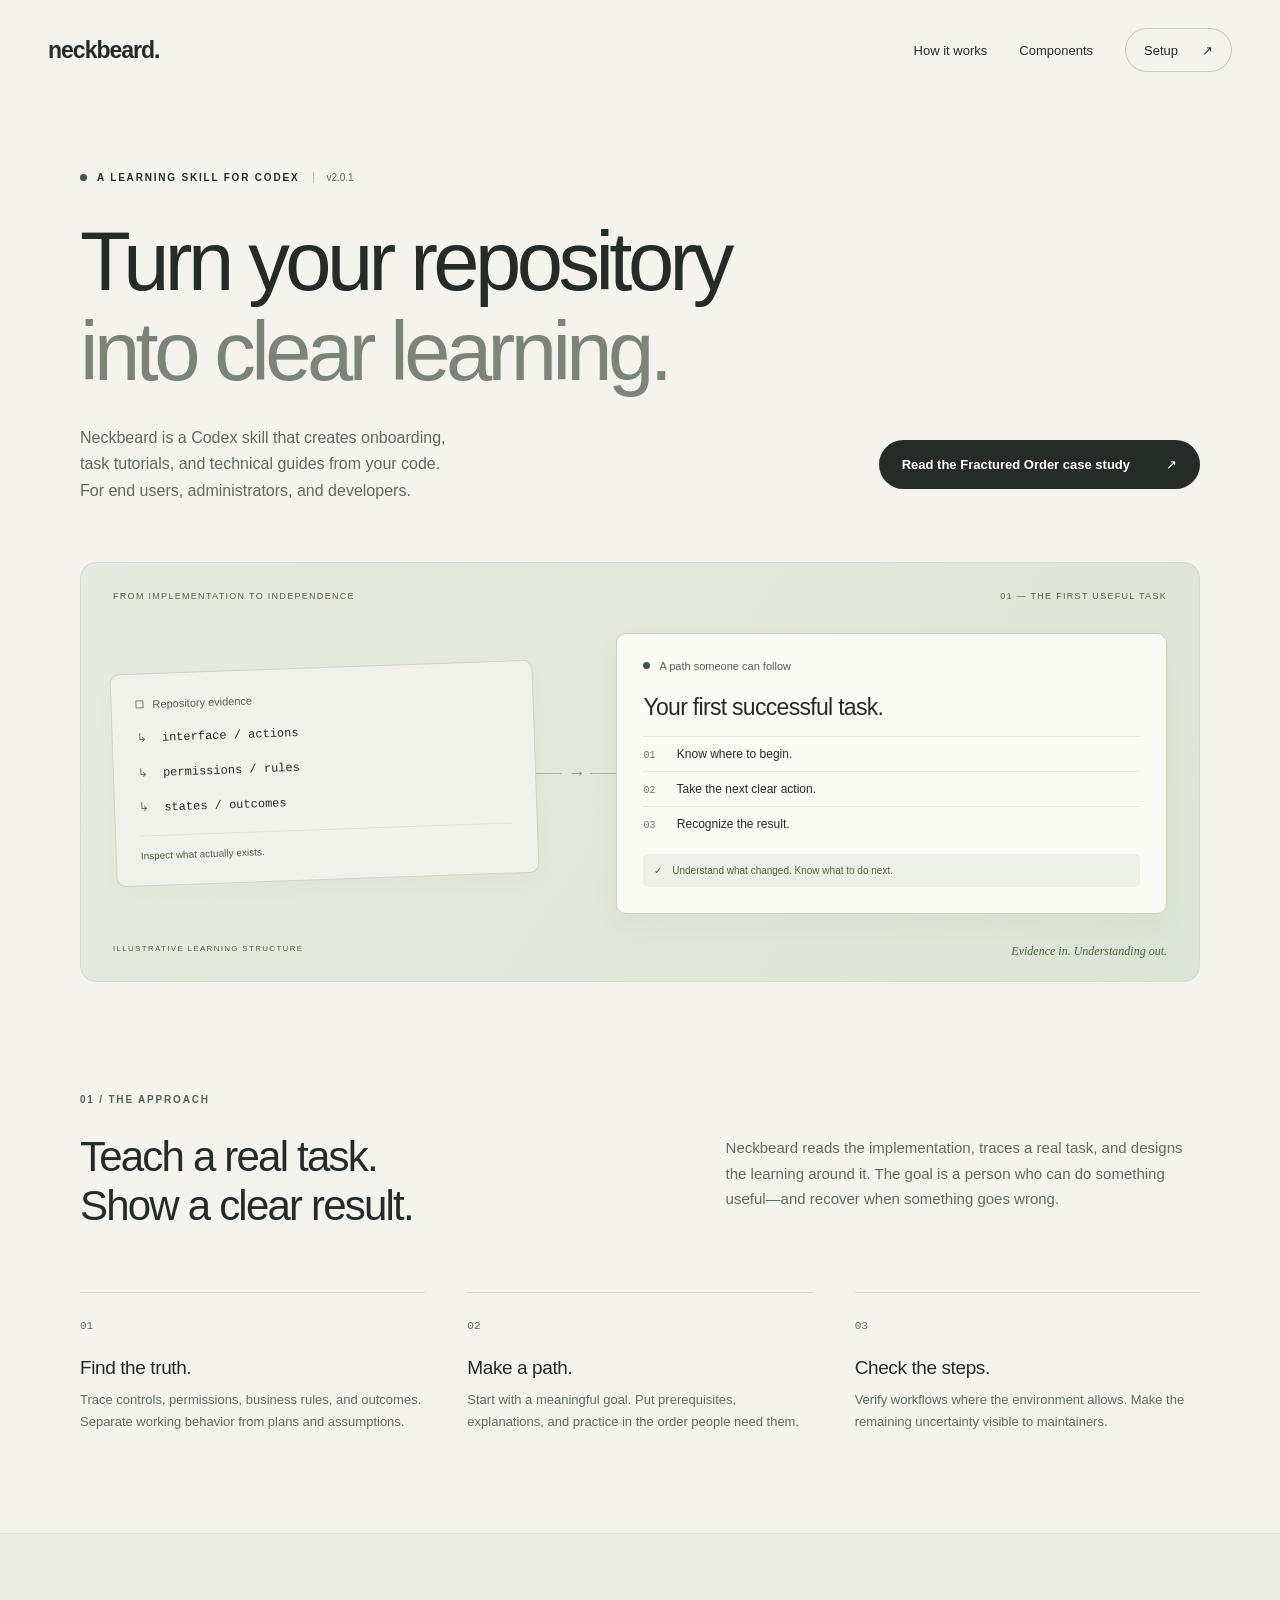
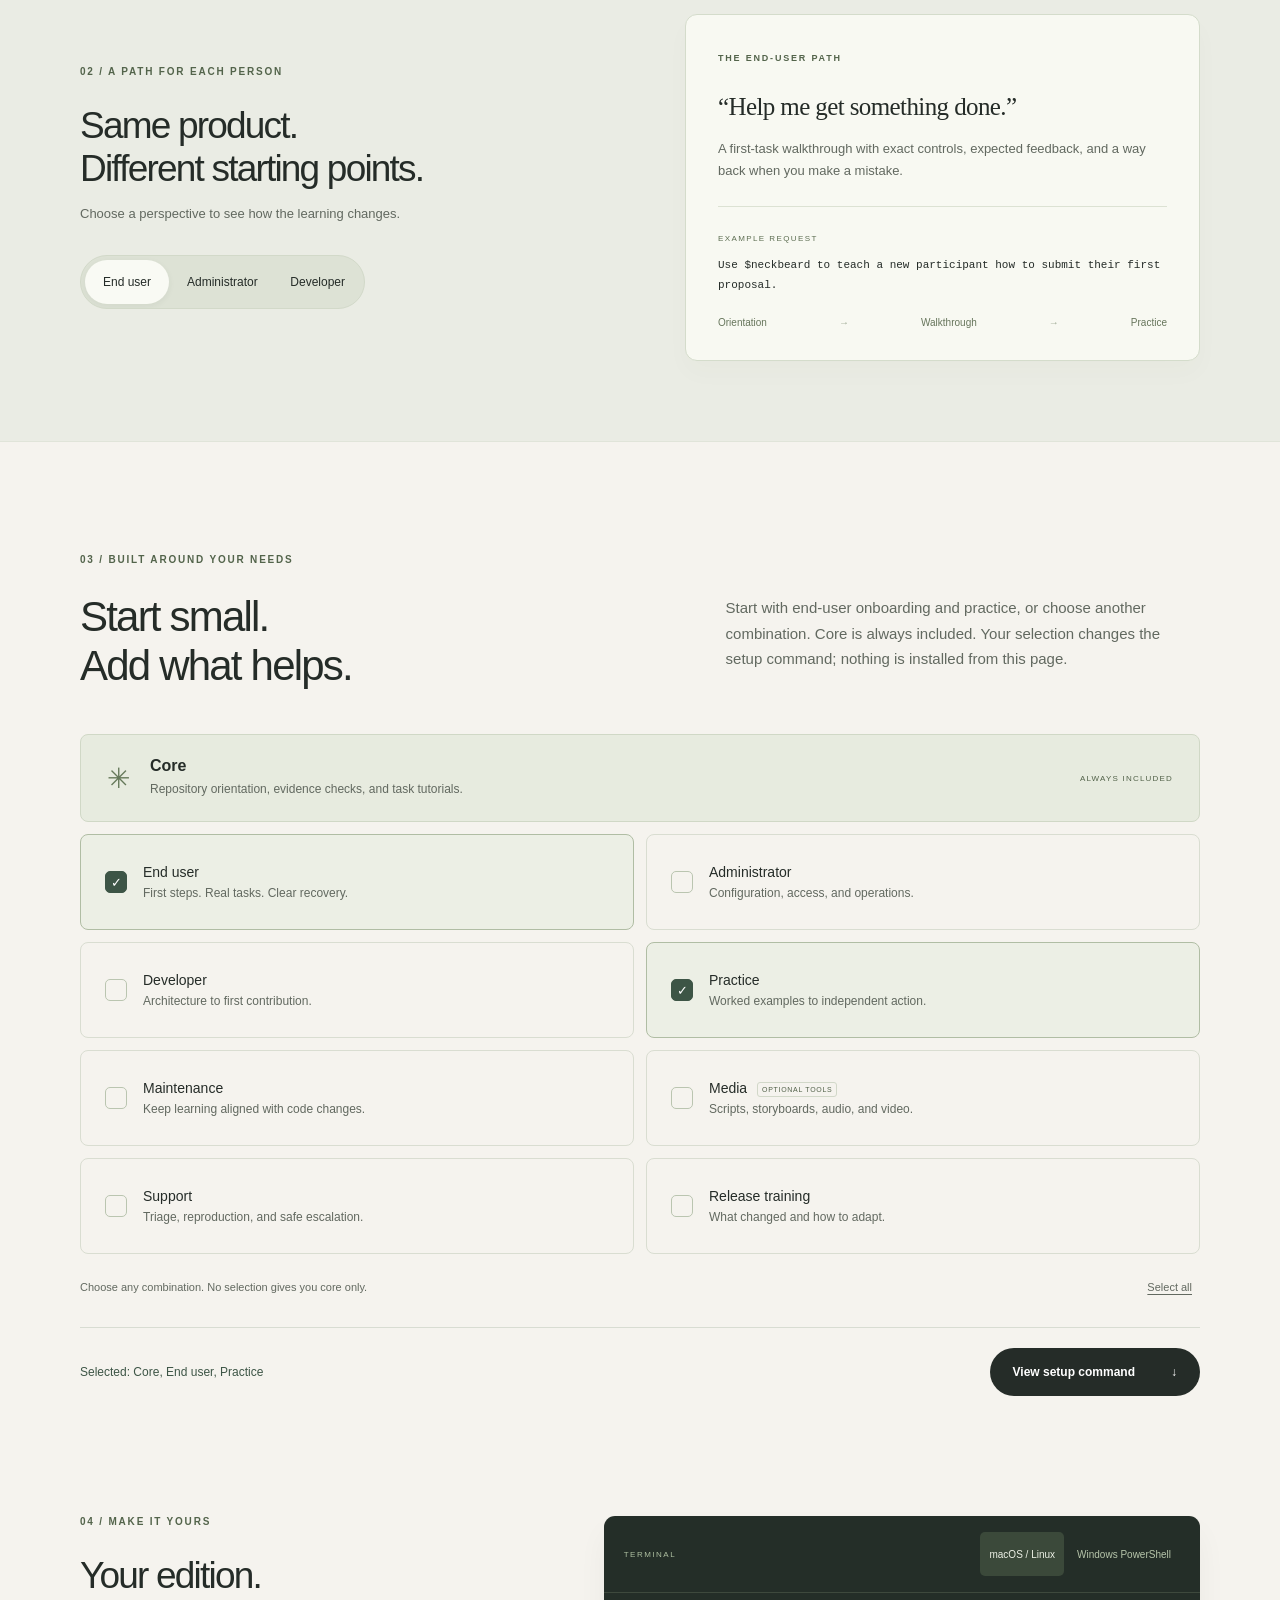
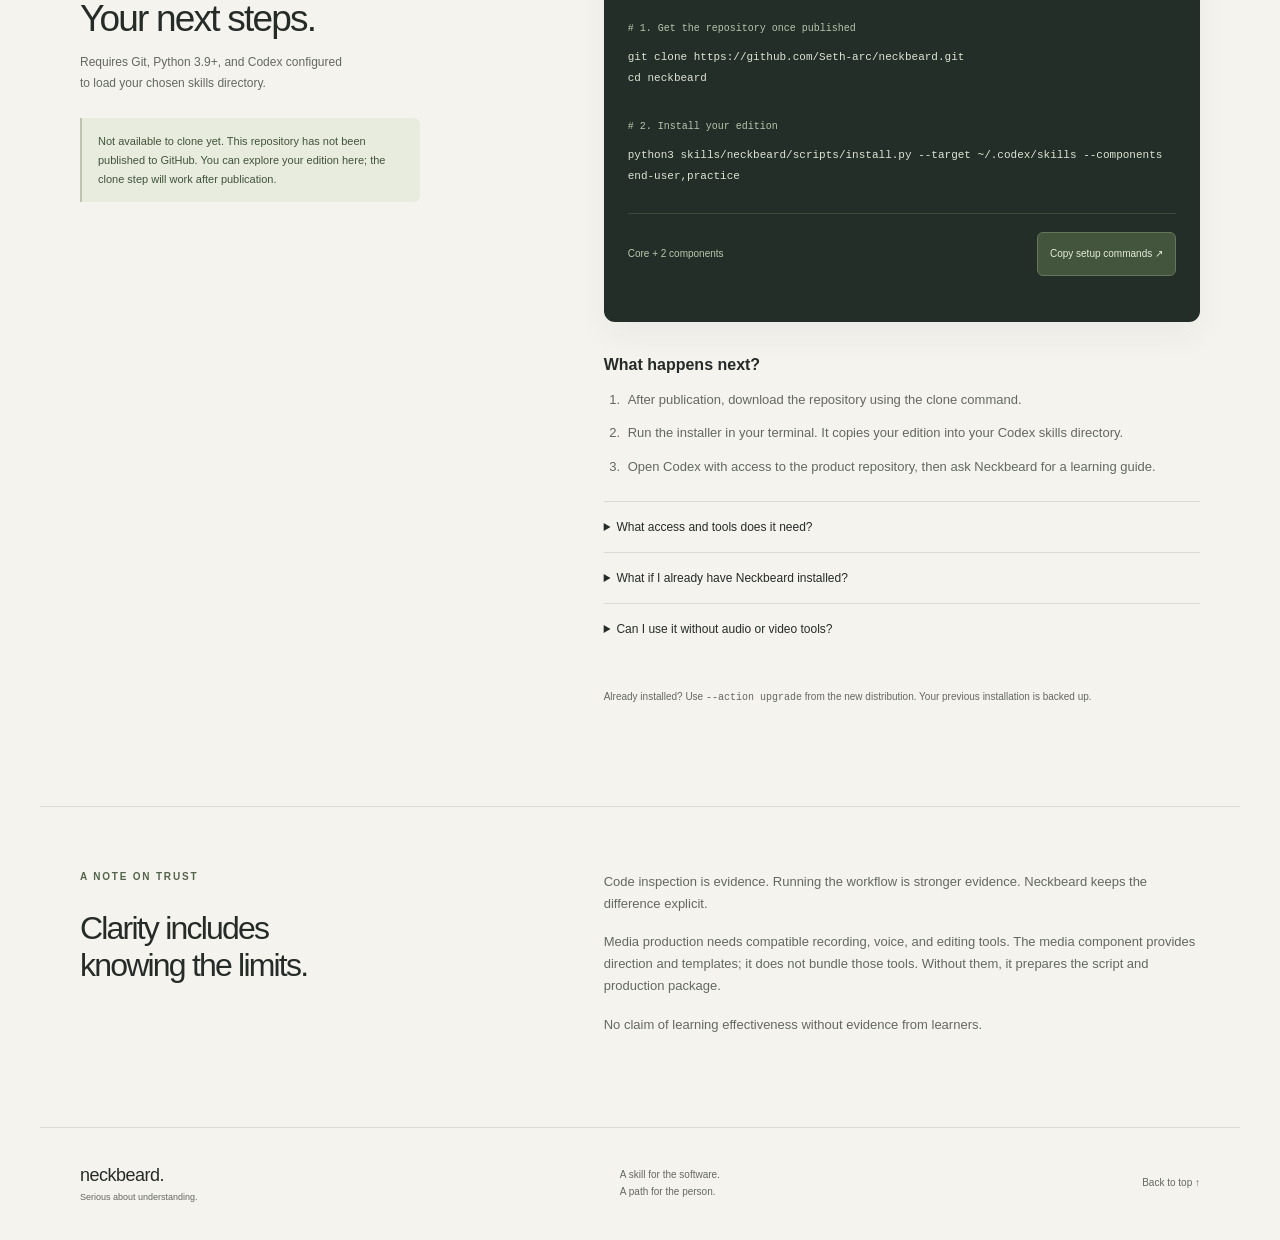
<file: docs/index.html>
<!doctype html>
<html lang="en">
<head><meta charset="utf-8"><meta name="viewport" content="width=device-width,initial-scale=1"><meta name="description" content="Neckbeard: a modular Codex skill for repository-grounded onboarding, tutorials, and technical learning."><meta name="theme-color" content="#f5f3ee"><title>Neckbeard — From code to understanding.</title><link rel="icon" href="assets/neckbeard_logo_light.svg" type="image/svg+xml"><link rel="stylesheet" href="style.css"><script defer src="app.js"></script></head>
<body>
<a class="skip" href="#main">Skip to content</a>
<header><span class="wordmark">neckbeard.</span><nav aria-label="Main navigation"><a href="#approach">How it works</a><a href="#components">Components</a><a href="#install" class="nav-install">Setup <span aria-hidden="true">↗</span></a></nav></header>
<main id="main"><noscript><div class="no-script wrap">JavaScript is off. All overview content and the default installation command remain available. Interactive component selection and audience switching need JavaScript.</div></noscript>
<section class="hero wrap">
<div class="eyebrow"><span class="dot"></span> A LEARNING SKILL FOR CODEX <span class="version">v2.0.1</span></div>
<h1>Turn your repository<br><span>into clear learning.</span></h1>
<div class="hero-bottom"><p>Neckbeard is a Codex skill that creates onboarding,<br class="desktop"> task tutorials, and technical guides from your code.<br class="desktop"> For end users, administrators, and developers.</p><a class="button primary" href="case-studies/fractured-order/">Read the Fractured Order case study <span aria-hidden="true">↗</span></a></div>
<div class="learning-scene" aria-label="Illustration: repository evidence becomes a practical first-task tutorial">
<div class="scene-top"><span>FROM IMPLEMENTATION TO INDEPENDENCE</span><span>01 — THE FIRST USEFUL TASK</span></div>
<div class="source-sheet"><div class="sheet-label"><span class="mini-square"></span> Repository evidence</div><div class="file"><span>↳</span> interface / actions</div><div class="file"><span>↳</span> permissions / rules</div><div class="file"><span>↳</span> states / outcomes</div><div class="evidence-note">Inspect what actually exists.</div></div>
<div class="route" aria-hidden="true"><span></span><b>→</b><span></span></div>
<div class="tutorial-sheet"><div class="sheet-label"><span class="dot"></span> A path someone can follow</div><h2>Your first successful task.</h2><ol><li><span>01</span> Know where to begin.</li><li><span>02</span> Take the next clear action.</li><li><span>03</span> Recognize the result.</li></ol><div class="result"><span aria-hidden="true">✓</span> Understand what changed. Know what to do next.</div></div>
<div class="scene-caption">ILLUSTRATIVE LEARNING STRUCTURE <span>Evidence in. Understanding out.</span></div>
</div>
</section>
<section class="approach wrap" id="approach"><div class="section-kicker">01 / THE APPROACH</div><div class="section-intro"><h2>Teach a real task.<br>Show a clear result.</h2><p>Neckbeard reads the implementation, traces a real task, and designs the learning around it. The goal is a person who can do something useful—and recover when something goes wrong.</p></div><div class="method"><article><span class="number">01</span><h3>Find the truth.</h3><p>Trace controls, permissions, business rules, and outcomes. Separate working behavior from plans and assumptions.</p></article><article><span class="number">02</span><h3>Make a path.</h3><p>Start with a meaningful goal. Put prerequisites, explanations, and practice in the order people need them.</p></article><article><span class="number">03</span><h3>Check the steps.</h3><p>Verify workflows where the environment allows. Make the remaining uncertainty visible to maintainers.</p></article></div></section>
<section class="audiences" id="paths"><div class="wrap audience-inner"><div><div class="section-kicker">02 / A PATH FOR EACH PERSON</div><h2>Same product.<br>Different starting points.</h2><p class="muted">Choose a perspective to see how the learning changes.</p><div class="tabs" role="tablist" aria-label="Learning audience"><button id="tab-user" role="tab" aria-selected="true" aria-controls="path-panel" data-role="user">End user</button><button id="tab-admin" role="tab" aria-selected="false" aria-controls="path-panel" data-role="admin" tabindex="-1">Administrator</button><button id="tab-dev" role="tab" aria-selected="false" aria-controls="path-panel" data-role="dev" tabindex="-1">Developer</button></div><noscript><p>Administrators: configuration, access, and troubleshooting. Developers: architecture, setup, and a first contribution.</p></noscript></div><div id="path-panel" class="path-card" role="tabpanel" aria-labelledby="tab-user" tabindex="0"><span class="overline" id="path-label">THE END-USER PATH</span><h3 id="path-title">“Help me get something done.”</h3><p id="path-description">A first-task walkthrough with exact controls, expected feedback, and a way back when you make a mistake.</p><div class="path-example"><span>EXAMPLE REQUEST</span><p id="path-prompt">Use $neckbeard to teach a new participant how to submit their first proposal.</p></div><div class="path-deliverables" id="path-deliverables">Orientation <span>→</span> Walkthrough <span>→</span> Practice</div></div></div></section>
<section class="wrap components" id="components"><div class="section-kicker">03 / BUILT AROUND YOUR NEEDS</div><div class="section-intro"><h2>Start small.<br>Add what helps.</h2><p>Start with end-user onboarding and practice, or choose another combination. Core is always included. Your selection changes the setup command; nothing is installed from this page.</p></div><div class="core-row"><span class="core-icon">✳</span><div><h3>Core</h3><p>Repository orientation, evidence checks, and task tutorials.</p></div><span class="included">ALWAYS INCLUDED</span></div><fieldset aria-describedby="selection-help"><legend class="sr-only">Optional installation components</legend><div class="component-grid">
<label><input type="checkbox" value="end-user" checked><span class="check" aria-hidden="true"></span><span><strong>End user</strong><small>First steps. Real tasks. Clear recovery.</small></span></label>
<label><input type="checkbox" value="admin"><span class="check" aria-hidden="true"></span><span><strong>Administrator</strong><small>Configuration, access, and operations.</small></span></label>
<label><input type="checkbox" value="developer"><span class="check" aria-hidden="true"></span><span><strong>Developer</strong><small>Architecture to first contribution.</small></span></label>
<label><input type="checkbox" value="practice" checked><span class="check" aria-hidden="true"></span><span><strong>Practice</strong><small>Worked examples to independent action.</small></span></label>
<label><input type="checkbox" value="maintenance"><span class="check" aria-hidden="true"></span><span><strong>Maintenance</strong><small>Keep learning aligned with code changes.</small></span></label>
<label><input type="checkbox" value="media"><span class="check" aria-hidden="true"></span><span><strong>Media <em>OPTIONAL TOOLS</em></strong><small>Scripts, storyboards, audio, and video.</small></span></label>
<label><input type="checkbox" value="support"><span class="check" aria-hidden="true"></span><span><strong>Support</strong><small>Triage, reproduction, and safe escalation.</small></span></label>
<label><input type="checkbox" value="release-training"><span class="check" aria-hidden="true"></span><span><strong>Release training</strong><small>What changed and how to adapt.</small></span></label>
</div></fieldset><p class="component-hint" id="selection-help">Choose any combination. No selection gives you core only. <button class="text-button" id="select-all">Select all</button></p><div class="selection-bar"><p id="selection-summary" role="status">Selected: Core, End user, Practice</p><a class="button primary" href="#install">View setup command <span aria-hidden="true">↓</span></a></div></section>
<section class="wrap install" id="install"><div class="install-heading"><div class="section-kicker">04 / MAKE IT YOURS</div><h2>Your edition.<br>Your next steps.</h2><p>Requires Git, Python 3.9+, and Codex configured<br class="desktop"> to load your chosen skills directory.</p><p class="publication-note">Not available to clone yet. This repository has not been published to GitHub. You can explore your edition here; the clone step will work after publication.</p></div><div class="terminal"><div class="terminal-head"><span>TERMINAL</span><div class="platforms" aria-label="Command platform"><button aria-pressed="true" data-platform="unix">macOS / Linux</button><button aria-pressed="false" data-platform="windows">Windows PowerShell</button></div></div><div class="terminal-body"><span class="code-comment"># 1. Get the repository once published</span><pre><code>git clone https://github.com/Seth-arc/neckbeard.git
cd neckbeard</code></pre><span class="code-comment"># 2. Install your edition</span><pre><code id="install-command">python3 skills/neckbeard/scripts/install.py --target ~/.codex/skills --components end-user,practice</code></pre><div class="terminal-bottom"><span id="edition" aria-live="polite">Core + 2 components</span><button id="copy-command">Copy setup commands <span aria-hidden="true">↗</span></button></div><p id="copy-status" role="status"></p></div></div><div class="install-guide"><h3>What happens next?</h3><ol><li>After publication, download the repository using the clone command.</li><li>Run the installer in your terminal. It copies your edition into your Codex skills directory.</li><li>Open Codex with access to the product repository, then ask Neckbeard for a learning guide.</li></ol><details><summary>What access and tools does it need?</summary><p>Neckbeard inspects files you make available to Codex. A running application helps verify interface workflows. Voice generation, screen recording, and editing require separate compatible tools; those services may have their own costs and permissions.</p></details><details><summary>What if I already have Neckbeard installed?</summary><p>Run the new distribution’s installer with --action upgrade. It backs up the previous installation, preserves the selected edition and organization configuration, and refuses changes to other managed files. Use --action uninstall for a reversible removal.</p></details><details><summary>Can I use it without audio or video tools?</summary><p>Yes. Written guides, tutorial scripts, and storyboards do not require media production tools. Finished recordings depend on the tools available to Codex.</p></details></div><p class="install-footnote">Already installed? Use <code>--action upgrade</code> from the new distribution. Your previous installation is backed up.</p></section>
<section class="wrap honest"><div><div class="section-kicker">A NOTE ON TRUST</div><h2>Clarity includes<br>knowing the limits.</h2></div><div><p>Code inspection is evidence. Running the workflow is stronger evidence. Neckbeard keeps the difference explicit.</p><p>Media production needs compatible recording, voice, and editing tools. The media component provides direction and templates; it does not bundle those tools. Without them, it prepares the script and production package.</p><p>No claim of learning effectiveness without evidence from learners.</p></div></section>
</main><footer class="wrap"><div class="footer-brand"><span>neckbeard.<small>Serious about understanding.</small></span></div><span>A skill for the software.<br>A path for the person.</span><a href="#main">Back to top ↑</a></footer>
</body></html>
</file>
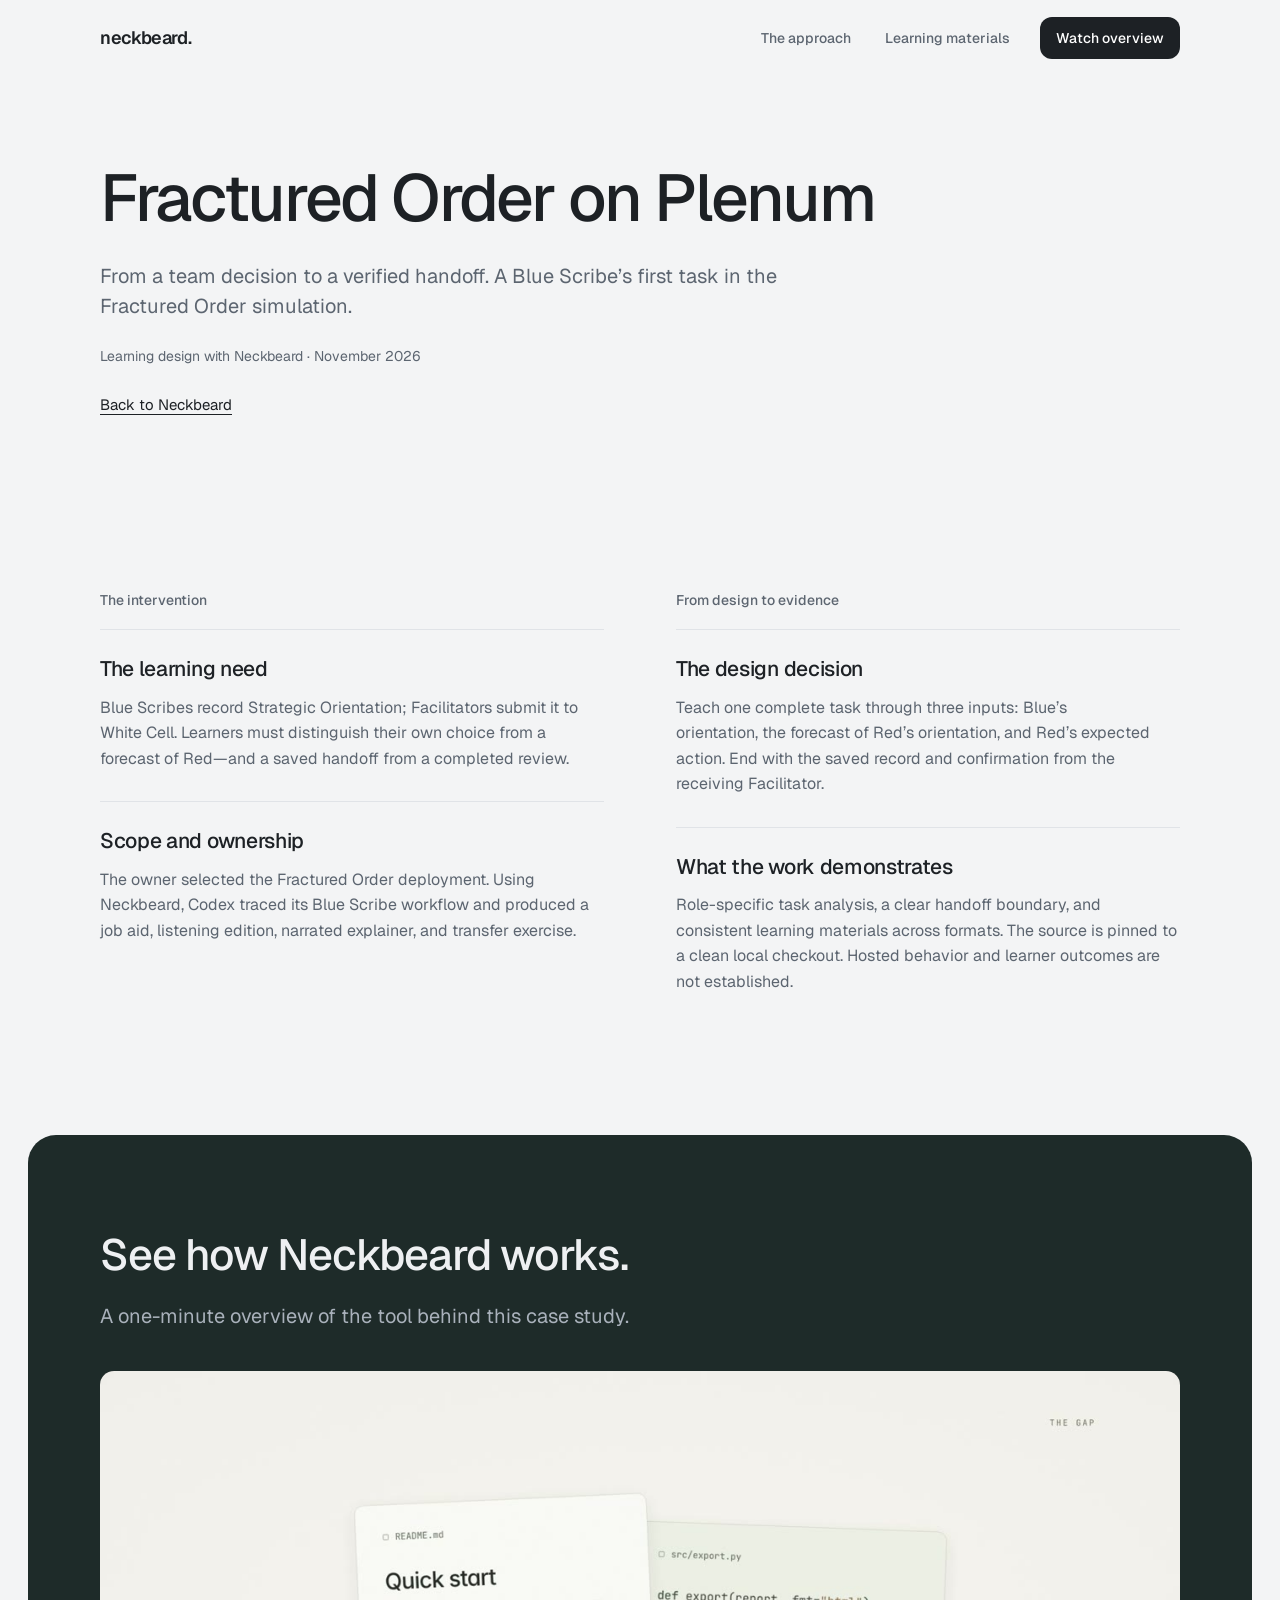
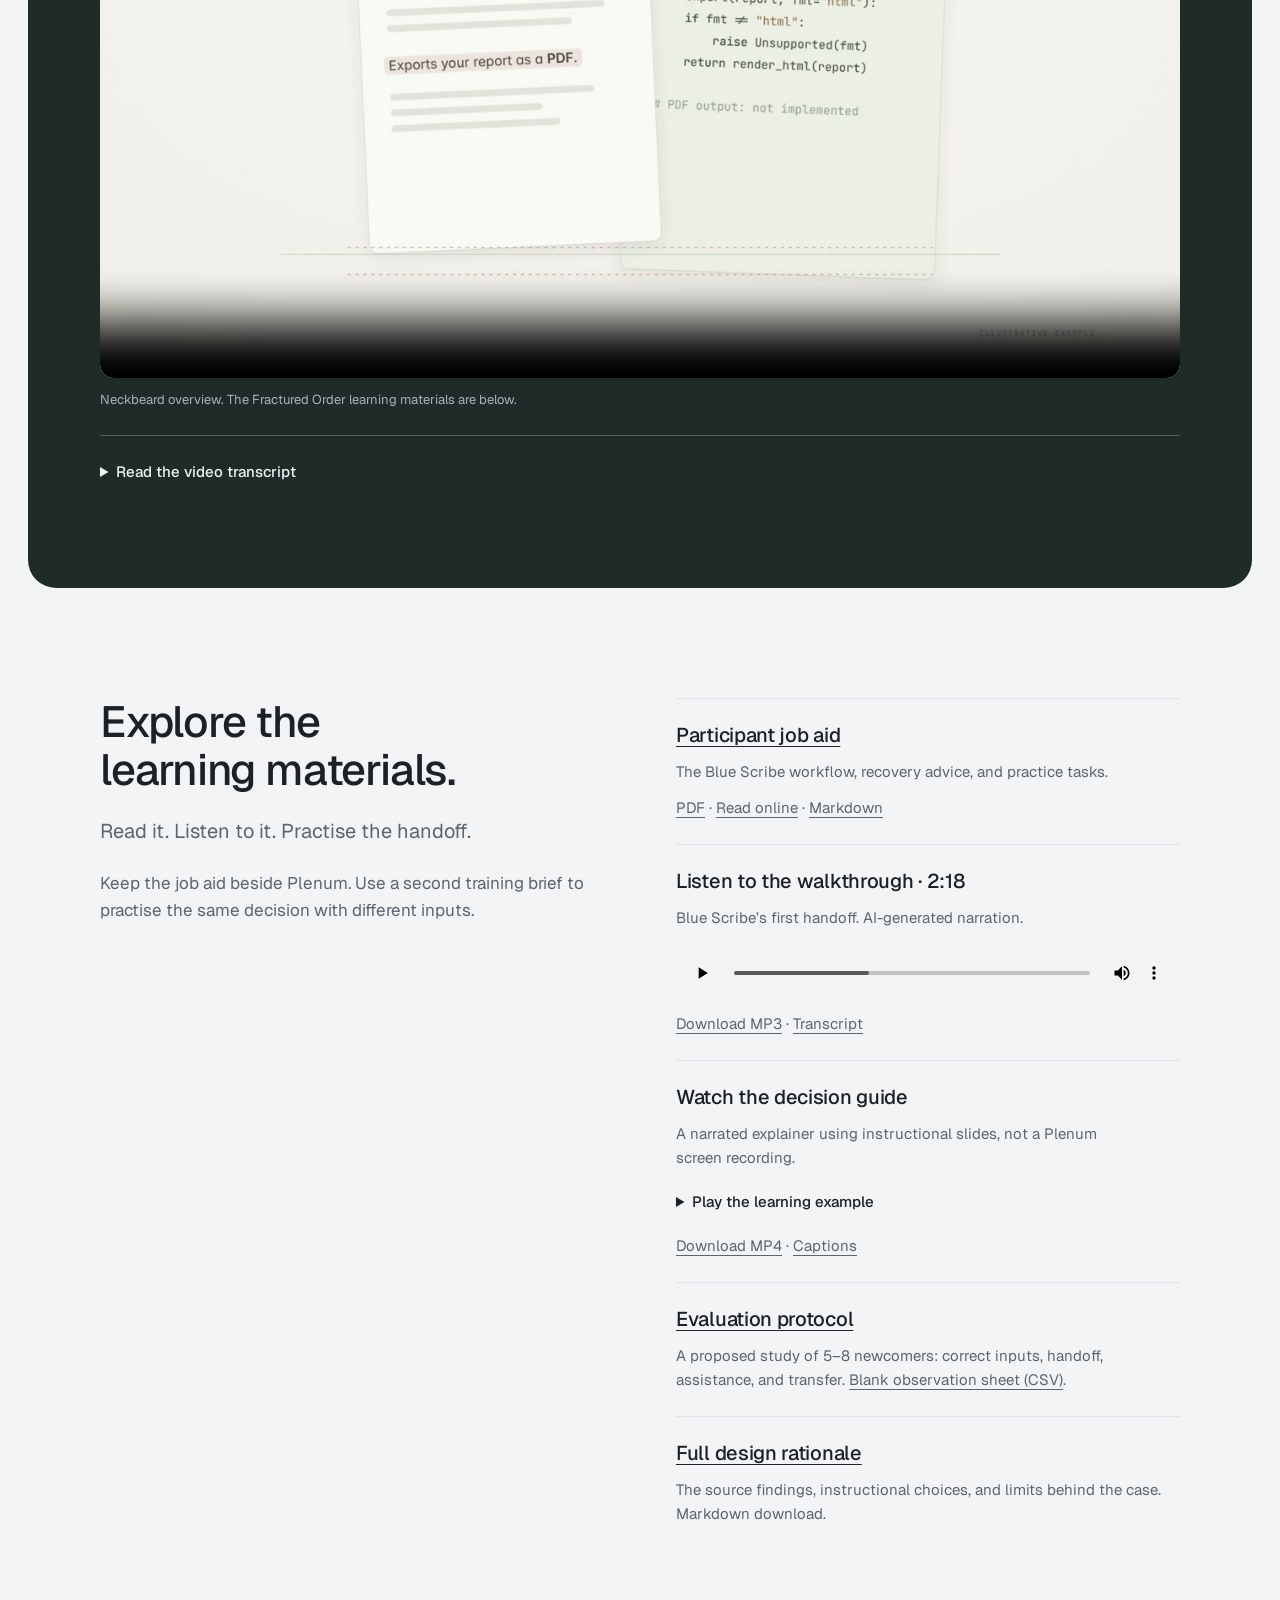
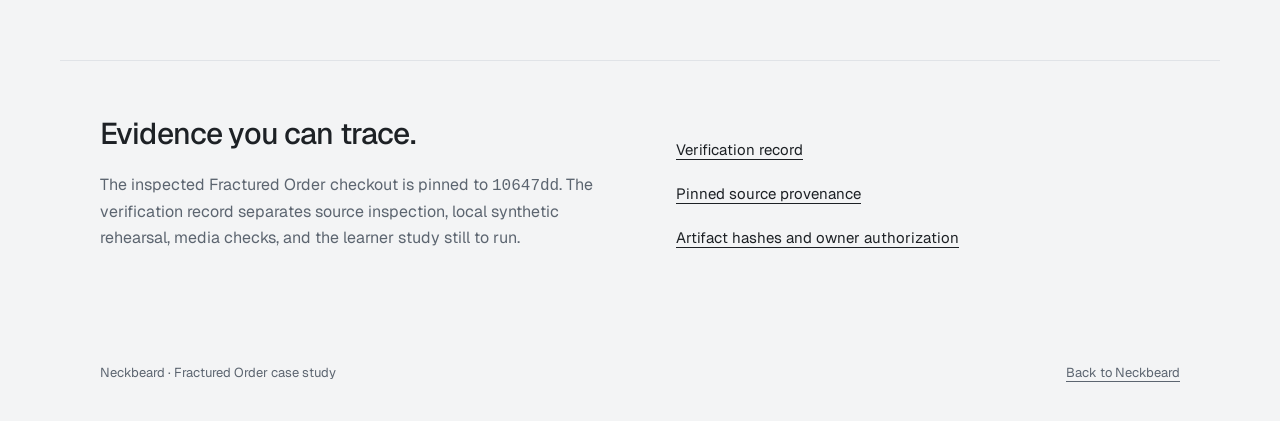
<file: docs/case-studies/fractured-order/index.html>
<!doctype html>
<html lang="en">
<head>
  <meta charset="utf-8">
  <meta name="viewport" content="width=device-width, initial-scale=1">
  <meta name="description" content="A Blue Scribe's first Strategic Orientation handoff in Fractured Order, taught through a printable guide, audio, and video.">
  <meta name="theme-color" content="#f3f4f5">
  <title>Fractured Order on Plenum — Neckbeard case study</title>
  <link rel="icon" href="../../assets/neckbeard_logo_light.svg" type="image/svg+xml">
  <link rel="stylesheet" href="case-study.css">
</head>
<body>
<a class="skip" href="#main">Skip to case study</a>
<header><div class="wrap bar">
  <a class="brand" href="../../index.html">neckbeard.</a>
  <nav aria-label="Case study navigation"><a href="#design">The approach</a><a href="#participant-guide">Learning materials</a><a class="nav-action" href="#overview">Watch overview</a></nav>
</div></header>
<main id="main">
  <div class="wrap intro">
    <h1>Fractured Order on Plenum</h1>
    <p class="lede">From a team decision to a verified handoff. A Blue Scribe’s first task in the Fractured Order simulation.</p>
    <p class="project-meta">Learning design with Neckbeard · November 2026</p>
    <a class="text-link" href="../../index.html">Back to Neckbeard</a>
  </div>
  <section id="design" aria-label="The case study">
    <div class="wrap split">
      <div>
        <h2 class="column-title">The intervention</h2>
        <article class="capability"><h3>The learning need</h3><p>Blue Scribes record Strategic Orientation; Facilitators submit it to White Cell. Learners must distinguish their own choice from a forecast of Red—and a saved handoff from a completed review.</p></article>
        <article class="capability"><h3>Scope and ownership</h3><p>The owner selected the Fractured Order deployment. Using Neckbeard, Codex traced its Blue Scribe workflow and produced a job aid, listening edition, narrated explainer, and transfer exercise.</p></article>
      </div>
      <div>
        <h2 class="column-title">From design to evidence</h2>
        <article class="capability"><h3>The design decision</h3><p>Teach one complete task through three inputs: Blue’s orientation, the forecast of Red’s orientation, and Red’s expected action. End with the saved record and confirmation from the receiving Facilitator.</p></article>
        <article class="capability"><h3>What the work demonstrates</h3><p>Role-specific task analysis, a clear handoff boundary, and consistent learning materials across formats. The source is pinned to a clean local checkout. Hosted behavior and learner outcomes are not established.</p></article>
      </div>
    </div>
  </section>
  <section class="dark" id="overview" aria-labelledby="overview-title">
    <div class="wrap">
      <h2 id="overview-title">See how Neckbeard works.</h2>
      <p class="lede">A one-minute overview of the tool behind this case study.</p>
      <figure>
        <video controls playsinline preload="metadata" poster="../plenum/overview-poster.jpg" aria-label="Neckbeard overview" aria-describedby="video-caption">
          <source src="../../assets/neckbeard-overview.mp4" type="video/mp4">
          <track kind="captions" src="../plenum/neckbeard-overview.vtt" srclang="en" label="English" default>
          <p><a href="../../assets/neckbeard-overview.mp4">Download the overview video</a>.</p>
        </video>
        <figcaption id="video-caption">Neckbeard overview. The Fractured Order learning materials are below.</figcaption>
      </figure>
      <details class="transcript"><summary>Read the video transcript</summary>
        <p>Neckbeard is a skill for Codex. Point it at a repo, and it writes the onboarding docs for you.</p>
        <p>You just ask. Tell it who the docs are for, and what they need to do.</p>
        <p>Then it reads the code, not just the README. So when the README promises something the code doesn't do, it catches that.</p>
        <p>Here's what you get. A tutorial with the real commands, what you should see at each step, and what to do when something goes wrong.</p>
        <p>You also get a record of what it actually ran, and what it only read in the code. So you know what to trust.</p>
        <p>It all lands as plain files in your repo. Review them, edit them, and ship them like any other change.</p>
        <p>Pick the parts you need, and install with one command. That's Neckbeard.</p>
      </details>
    </div>
  </section>
  <section id="participant-guide" aria-labelledby="materials-title">
    <div class="wrap split">
      <div>
        <h2 id="materials-title">Explore the learning materials.</h2>
        <p class="lede">Read it. Listen to it. Practise the handoff.</p>
        <p>Keep the job aid beside Plenum. Use a second training brief to practise the same decision with different inputs.</p>
      </div>
      <div class="artifact-list">
        <article><h3><a href="participant-guide.pdf" download>Participant job aid</a></h3><p>The Blue Scribe workflow, recovery advice, and practice tasks.</p><p class="format-links"><a href="participant-guide.pdf" download>PDF</a> · <a href="participant-guide.html">Read online</a> · <a href="participant-guide.md" download>Markdown</a></p></article>
        <article id="audio"><h3 id="audio-title">Listen to the walkthrough · 2:18</h3><p>Blue Scribe’s first handoff. AI-generated narration.</p><audio controls preload="metadata" aria-labelledby="audio-title"><source src="blue-scribe.mp3" type="audio/mpeg"></audio><p class="format-links"><a href="blue-scribe.mp3" download>Download MP3</a> · <a href="blue-scribe.transcript.md">Transcript</a></p></article>
        <article><h3>Watch the decision guide</h3><p>A narrated explainer using instructional slides, not a Plenum screen recording.</p><details class="lesson-player"><summary>Play the learning example</summary><video controls playsinline preload="none" poster="production/01-role.png" aria-label="Fractured Order Blue Scribe decision guide"><source src="blue-scribe.mp4" type="video/mp4"><track kind="captions" src="blue-scribe.vtt" srclang="en" label="English" default></video></details><p class="format-links"><a href="blue-scribe.mp4" download>Download MP4</a> · <a href="blue-scribe.vtt" download>Captions</a></p></article>
        <article id="evaluation"><h3><a href="evaluation.md" download>Evaluation protocol</a></h3><p>A proposed study of 5–8 newcomers: correct inputs, handoff, assistance, and transfer. <a href="observations.csv" download>Blank observation sheet (CSV)</a>.</p></article>
        <article><h3><a href="case-study.md" download>Full design rationale</a></h3><p>The source findings, instructional choices, and limits behind the case. Markdown download.</p></article>
      </div>
    </div>
  </section>
  <section class="evidence" id="evidence" aria-labelledby="evidence-title">
    <div class="wrap split">
      <div><h2 id="evidence-title">Evidence you can trace.</h2><p>The inspected Fractured Order checkout is pinned to <code>10647dd</code>. The verification record separates source inspection, local synthetic rehearsal, media checks, and the learner study still to run.</p></div>
      <ul class="evidence-links"><li><a href="verification.md" download>Verification record</a></li><li><a href="provenance.json" download>Pinned source provenance</a></li><li><a href="governance.json" download>Artifact hashes and owner authorization</a></li></ul>
    </div>
  </section>
</main>
<footer><div class="wrap"><span>Neckbeard · Fractured Order case study</span><a href="../../index.html">Back to Neckbeard</a></div></footer>
<script>
  const players = [...document.querySelectorAll('audio, video')];
  players.forEach(player => player.addEventListener('play', () => {
    players.filter(other => other !== player).forEach(other => other.pause());
  }));
  document.querySelector('.lesson-player').addEventListener('toggle', event => {
    if (!event.currentTarget.open) event.currentTarget.querySelector('video').pause();
  });
</script>
</body>
</html>
</file>
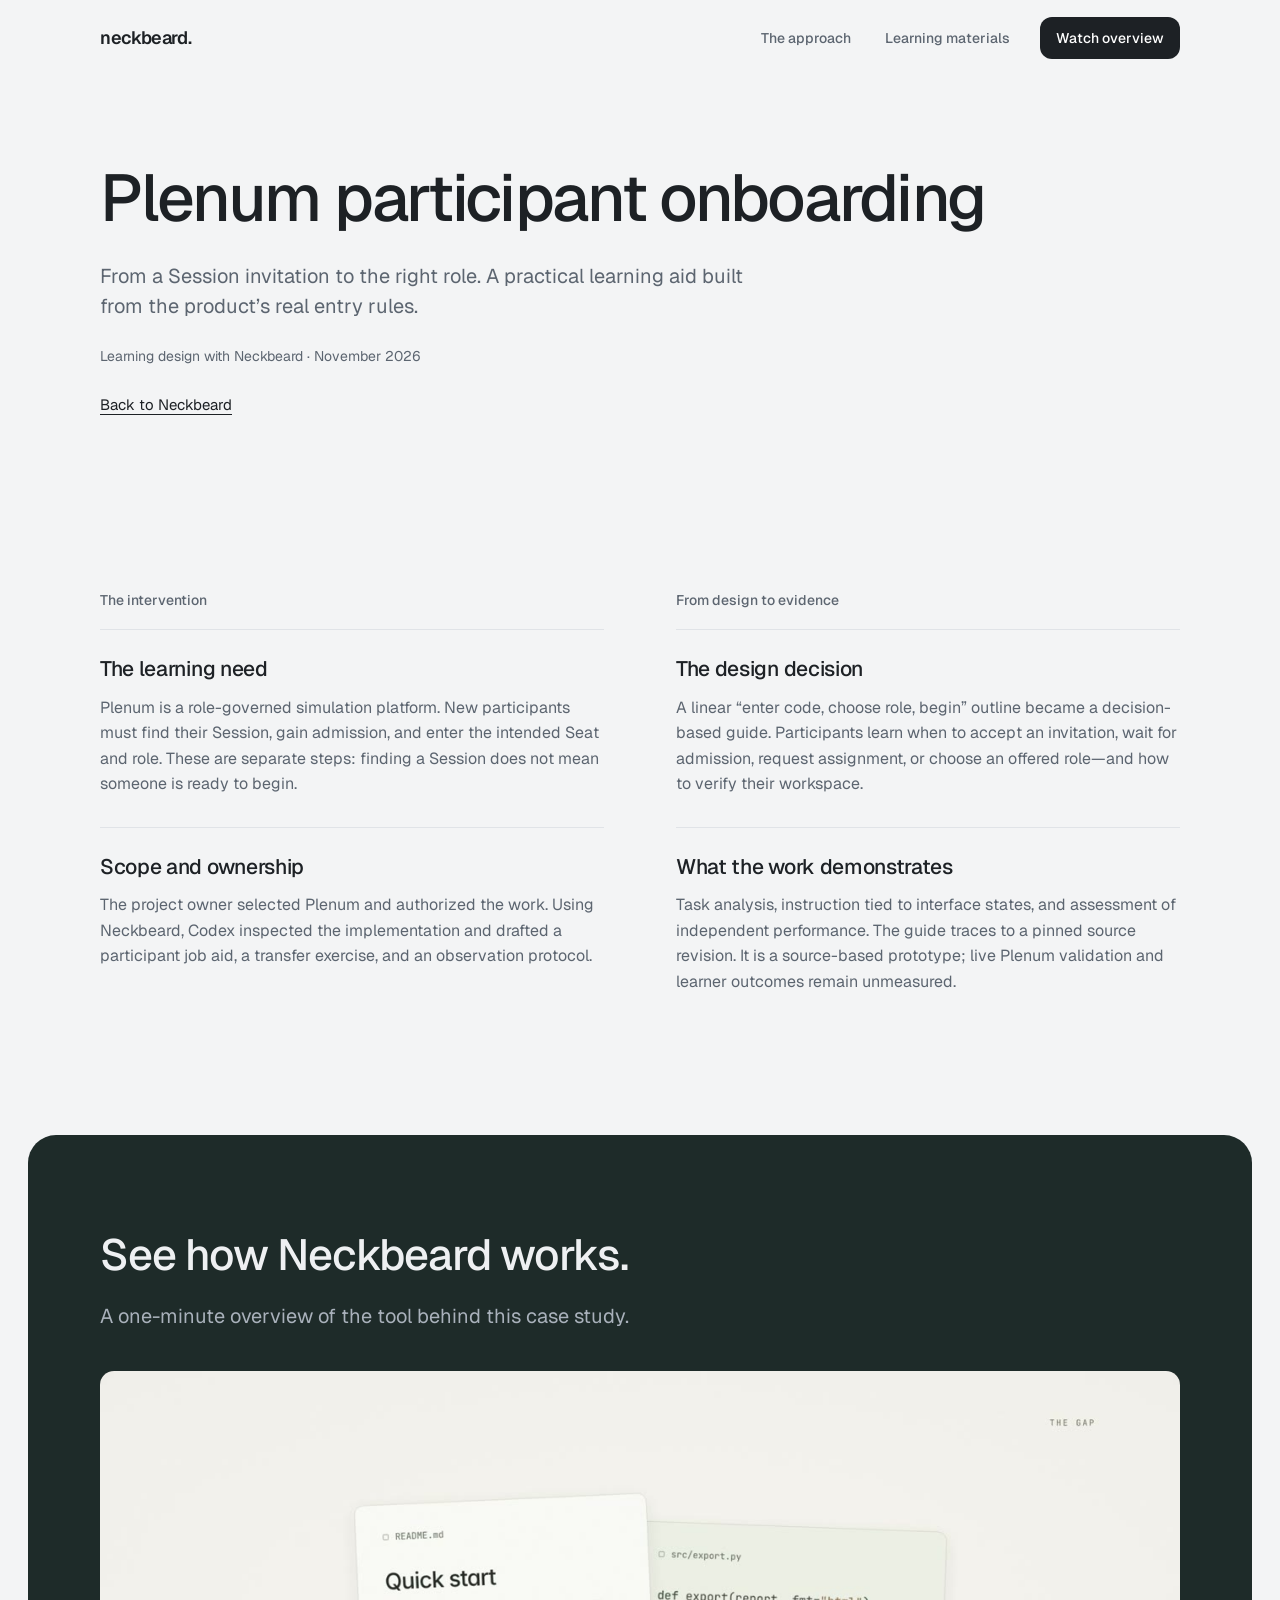
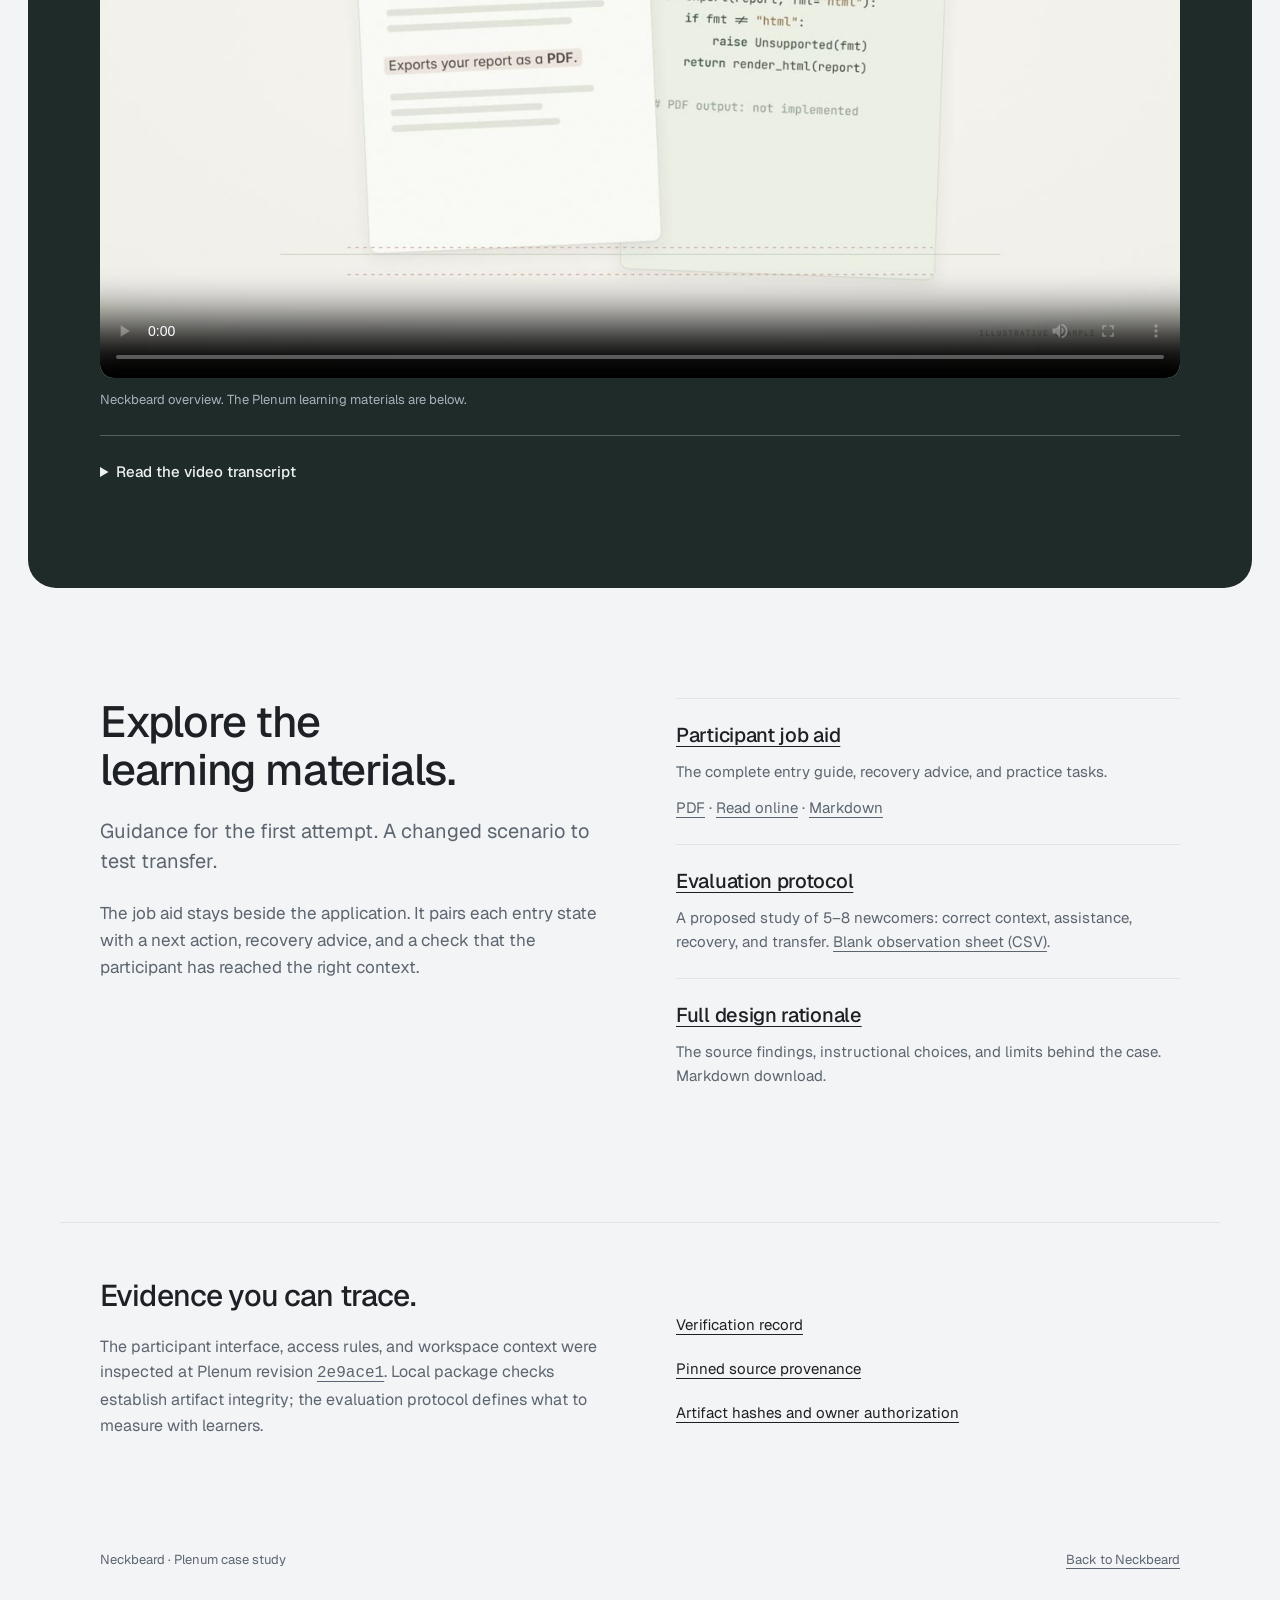
<file: docs/case-studies/plenum/index.html>
<!doctype html>
<html lang="en">
<head>
  <meta charset="utf-8">
  <meta name="viewport" content="width=device-width, initial-scale=1">
  <meta name="description" content="Using Neckbeard to turn Plenum’s participant-entry workflow into a practical learning aid, with traceable design decisions and an evaluation plan.">
  <meta name="theme-color" content="#f3f4f5">
  <title>Plenum participant onboarding — Neckbeard case study</title>
  <link rel="icon" href="../../assets/neckbeard_logo_light.svg" type="image/svg+xml">
  <link rel="stylesheet" href="case-study.css">
</head>
<body>
<a class="skip" href="#main">Skip to case study</a>
<header><div class="wrap bar">
  <a class="brand" href="../../index.html">neckbeard.</a>
  <nav aria-label="Case study navigation"><a href="#design">The approach</a><a href="#participant-guide">Learning materials</a><a class="nav-action" href="#overview">Watch overview</a></nav>
</div></header>
<main id="main">
  <div class="wrap intro">
    <h1>Plenum participant onboarding</h1>
    <p class="lede">From a Session invitation to the right role. A practical learning aid built from the product’s real entry rules.</p>
    <p class="project-meta">Learning design with Neckbeard · November 2026</p>
    <a class="text-link" href="../../index.html">Back to Neckbeard</a>
  </div>
  <section id="design" aria-label="The case study">
    <div class="wrap split">
      <div>
        <h2 class="column-title">The intervention</h2>
        <article class="capability"><h3>The learning need</h3><p>Plenum is a role-governed simulation platform. New participants must find their Session, gain admission, and enter the intended Seat and role. These are separate steps: finding a Session does not mean someone is ready to begin.</p></article>
        <article class="capability"><h3>Scope and ownership</h3><p>The project owner selected Plenum and authorized the work. Using Neckbeard, Codex inspected the implementation and drafted a participant job aid, a transfer exercise, and an observation protocol.</p></article>
      </div>
      <div>
        <h2 class="column-title">From design to evidence</h2>
        <article class="capability"><h3>The design decision</h3><p>A linear “enter code, choose role, begin” outline became a decision-based guide. Participants learn when to accept an invitation, wait for admission, request assignment, or choose an offered role—and how to verify their workspace.</p></article>
        <article class="capability"><h3>What the work demonstrates</h3><p>Task analysis, instruction tied to interface states, and assessment of independent performance. The guide traces to a pinned source revision. It is a source-based prototype; live Plenum validation and learner outcomes remain unmeasured.</p></article>
      </div>
    </div>
  </section>
  <section class="dark" id="overview" aria-labelledby="overview-title">
    <div class="wrap">
      <h2 id="overview-title">See how Neckbeard works.</h2>
      <p class="lede">A one-minute overview of the tool behind this case study.</p>
      <figure>
        <video controls playsinline preload="metadata" poster="overview-poster.jpg" aria-label="Neckbeard overview" aria-describedby="video-caption">
          <source src="../../assets/neckbeard-overview.mp4" type="video/mp4">
          <track kind="captions" src="neckbeard-overview.vtt" srclang="en" label="English" default>
          <p><a href="../../assets/neckbeard-overview.mp4">Download the overview video</a>.</p>
        </video>
        <figcaption id="video-caption">Neckbeard overview. The Plenum learning materials are below.</figcaption>
      </figure>
      <details class="transcript"><summary>Read the video transcript</summary>
        <p>Neckbeard is a skill for Codex. Point it at a repo, and it writes the onboarding docs for you.</p>
        <p>You just ask. Tell it who the docs are for, and what they need to do.</p>
        <p>Then it reads the code, not just the README. So when the README promises something the code doesn't do, it catches that.</p>
        <p>Here's what you get. A tutorial with the real commands, what you should see at each step, and what to do when something goes wrong.</p>
        <p>You also get a record of what it actually ran, and what it only read in the code. So you know what to trust.</p>
        <p>It all lands as plain files in your repo. Review them, edit them, and ship them like any other change.</p>
        <p>Pick the parts you need, and install with one command. That's Neckbeard.</p>
      </details>
    </div>
  </section>
  <section id="participant-guide" aria-labelledby="materials-title">
    <div class="wrap split">
      <div>
        <h2 id="materials-title">Explore the learning materials.</h2>
        <p class="lede">Guidance for the first attempt. A changed scenario to test transfer.</p>
        <p>The job aid stays beside the application. It pairs each entry state with a next action, recovery advice, and a check that the participant has reached the right context.</p>
      </div>
      <div class="artifact-list">
        <article><h3><a href="participant-guide.pdf" download>Participant job aid</a></h3><p>The complete entry guide, recovery advice, and practice tasks.</p><p class="format-links"><a href="participant-guide.pdf" download>PDF</a> · <a href="participant-guide.html">Read online</a> · <a href="participant-guide.md" download>Markdown</a></p></article>
        <article id="evaluation"><h3><a href="evaluation.md" download>Evaluation protocol</a></h3><p>A proposed study of 5–8 newcomers: correct context, assistance, recovery, and transfer. <a href="observations.csv" download>Blank observation sheet (CSV)</a>.</p></article>
        <article><h3><a href="case-study.md" download>Full design rationale</a></h3><p>The source findings, instructional choices, and limits behind the case. Markdown download.</p></article>
      </div>
    </div>
  </section>
  <section class="evidence" id="evidence" aria-labelledby="evidence-title">
    <div class="wrap split">
      <div><h2 id="evidence-title">Evidence you can trace.</h2><p>The participant interface, access rules, and workspace context were inspected at Plenum revision <a href="https://github.com/Teludens-Lab/Plenum/tree/2e9ace12438221a617126f1f3c63f67ace89411a"><code>2e9ace1</code></a>. Local package checks establish artifact integrity; the evaluation protocol defines what to measure with learners.</p></div>
      <ul class="evidence-links"><li><a href="verification.md" download>Verification record</a></li><li><a href="provenance.json" download>Pinned source provenance</a></li><li><a href="governance.json" download>Artifact hashes and owner authorization</a></li></ul>
    </div>
  </section>
</main>
<footer><div class="wrap"><span>Neckbeard · Plenum case study</span><a href="../../index.html">Back to Neckbeard</a></div></footer>
</body>
</html>
</file>
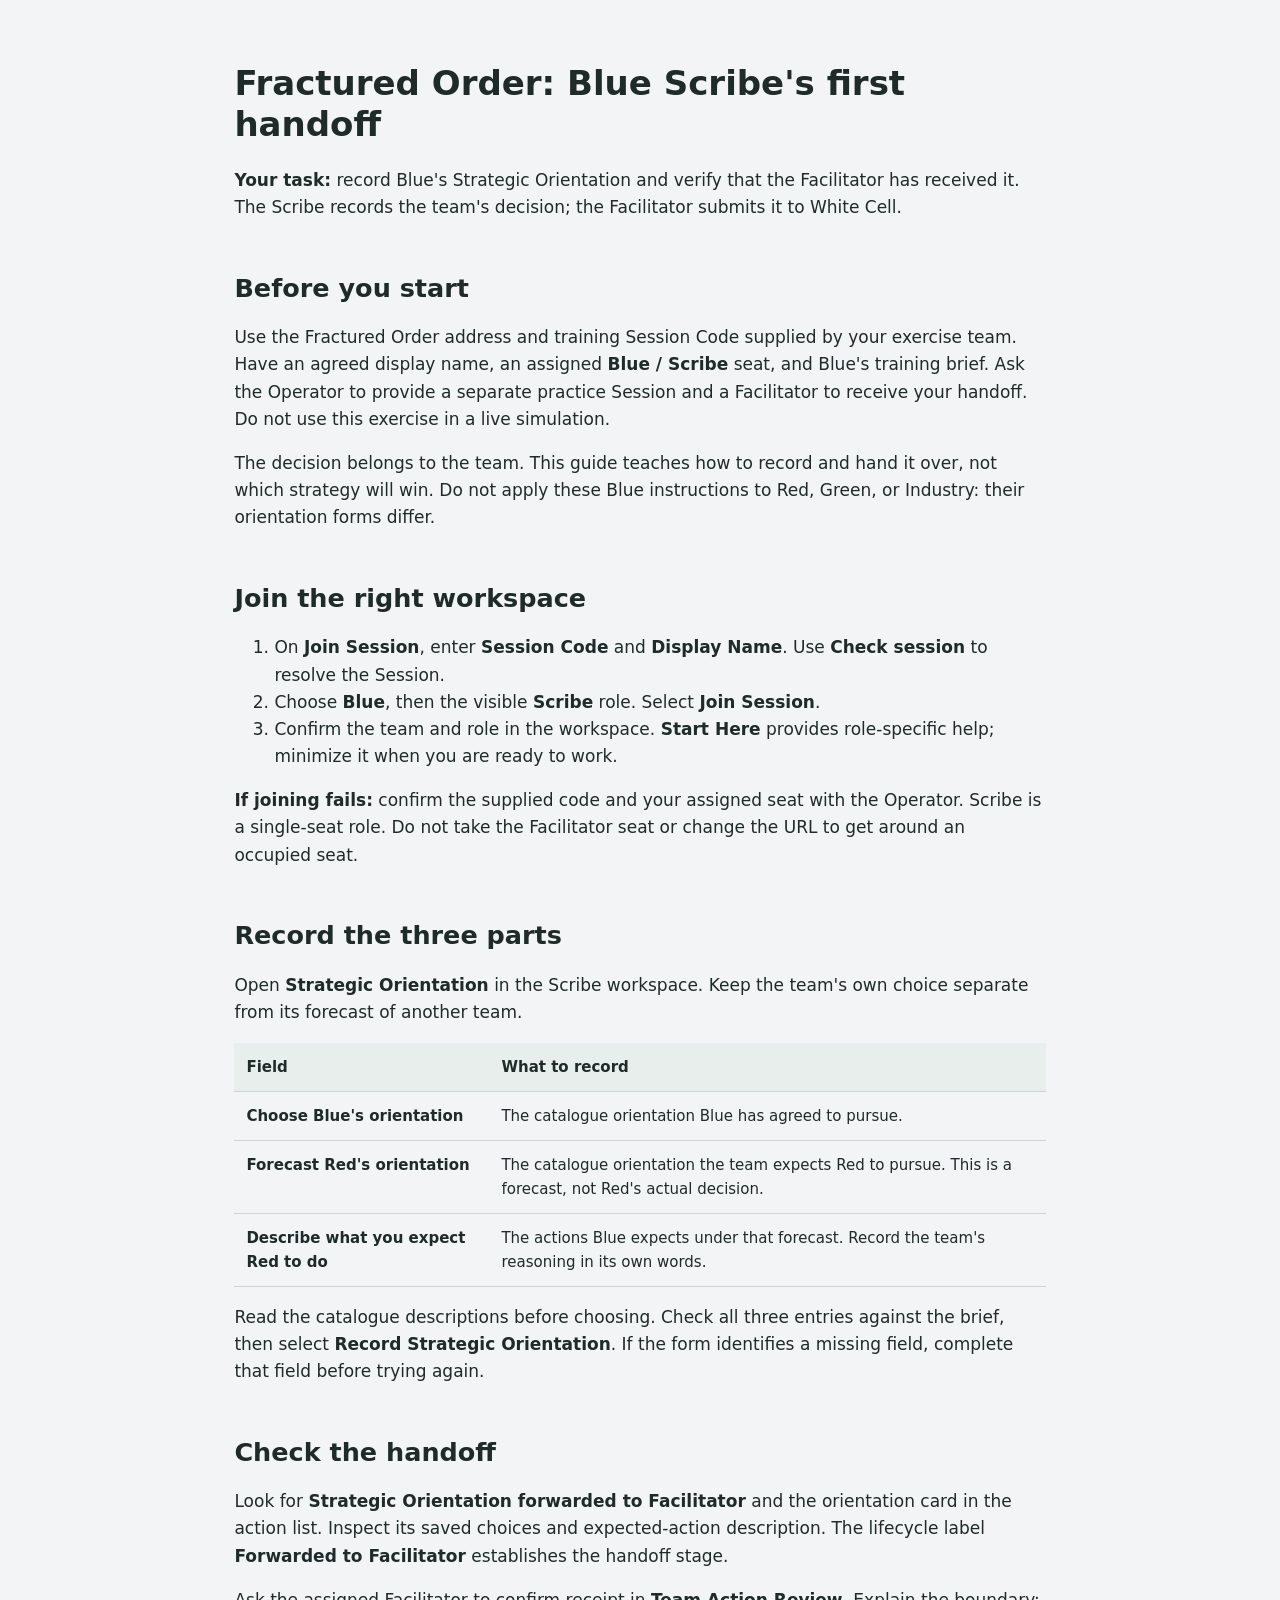
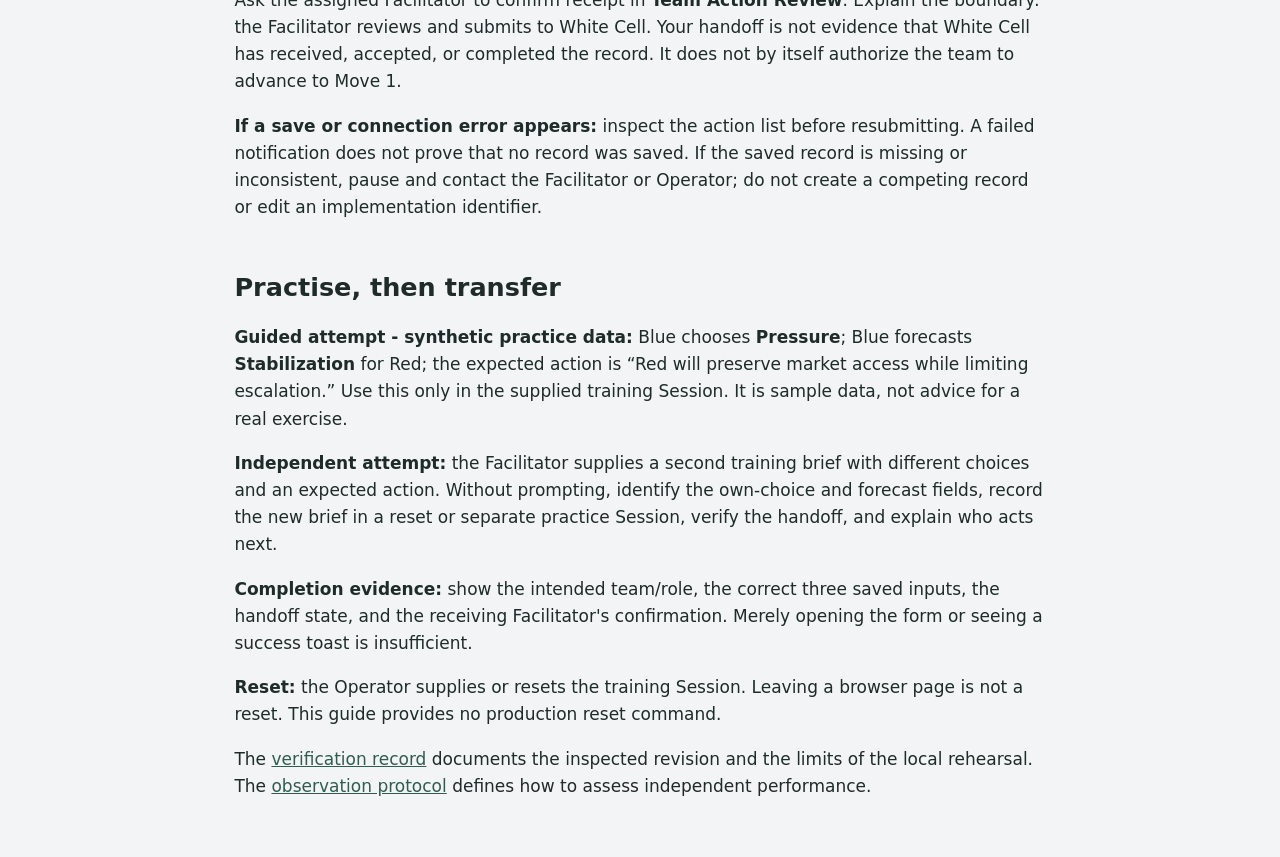
<file: docs/case-studies/fractured-order/participant-guide.html>
<!doctype html>
<html lang="en"><head><meta charset="utf-8"><meta name="viewport" content="width=device-width, initial-scale=1"><title>Fractured Order: Blue Scribe first handoff</title><style>body{font:17px/1.6 system-ui,sans-serif;max-width:75ch;margin:auto;padding:40px 24px;color:#1e2b29;background:#f3f4f5}h1,h2,h3{line-height:1.2}h2{margin-top:2em}table{border-collapse:collapse;width:100%;font-size:15px}th,td{text-align:left;padding:12px;border-bottom:1px solid #ccd5cf;vertical-align:top}th{background:#e8eeeb}a{color:#2f5d50}pre{overflow:auto}a:focus-visible{outline:3px solid #2f5d50;outline-offset:3px}@media print{body{padding:0;background:white}}</style></head><body><main><h1>Fractured Order: Blue Scribe's first handoff</h1>
<p><strong>Your task:</strong> record Blue's Strategic Orientation and verify that the Facilitator has received it. The Scribe records the team's decision; the Facilitator submits it to White Cell.</p>
<h2>Before you start</h2>
<p>Use the Fractured Order address and training Session Code supplied by your exercise team. Have an agreed display name, an assigned <strong>Blue / Scribe</strong> seat, and Blue's training brief. Ask the Operator to provide a separate practice Session and a Facilitator to receive your handoff. Do not use this exercise in a live simulation.</p>
<p>The decision belongs to the team. This guide teaches how to record and hand it over, not which strategy will win. Do not apply these Blue instructions to Red, Green, or Industry: their orientation forms differ.</p>
<h2>Join the right workspace</h2>
<ol>
<li>On <strong>Join Session</strong>, enter <strong>Session Code</strong> and <strong>Display Name</strong>. Use <strong>Check session</strong> to resolve the Session.</li>
<li>Choose <strong>Blue</strong>, then the visible <strong>Scribe</strong> role. Select <strong>Join Session</strong>.</li>
<li>Confirm the team and role in the workspace. <strong>Start Here</strong> provides role-specific help; minimize it when you are ready to work.</li>
</ol>
<p><strong>If joining fails:</strong> confirm the supplied code and your assigned seat with the Operator. Scribe is a single-seat role. Do not take the Facilitator seat or change the URL to get around an occupied seat.</p>
<h2>Record the three parts</h2>
<p>Open <strong>Strategic Orientation</strong> in the Scribe workspace. Keep the team's own choice separate from its forecast of another team.</p>
<table>
<thead>
<tr>
<th>Field</th>
<th>What to record</th>
</tr>
</thead>
<tbody>
<tr>
<td><strong>Choose Blue's orientation</strong></td>
<td>The catalogue orientation Blue has agreed to pursue.</td>
</tr>
<tr>
<td><strong>Forecast Red's orientation</strong></td>
<td>The catalogue orientation the team expects Red to pursue. This is a forecast, not Red's actual decision.</td>
</tr>
<tr>
<td><strong>Describe what you expect Red to do</strong></td>
<td>The actions Blue expects under that forecast. Record the team's reasoning in its own words.</td>
</tr>
</tbody>
</table>
<p>Read the catalogue descriptions before choosing. Check all three entries against the brief, then select <strong>Record Strategic Orientation</strong>. If the form identifies a missing field, complete that field before trying again.</p>
<h2>Check the handoff</h2>
<p>Look for <strong>Strategic Orientation forwarded to Facilitator</strong> and the orientation card in the action list. Inspect its saved choices and expected-action description. The lifecycle label <strong>Forwarded to Facilitator</strong> establishes the handoff stage.</p>
<p>Ask the assigned Facilitator to confirm receipt in <strong>Team Action Review</strong>. Explain the boundary: the Facilitator reviews and submits to White Cell. Your handoff is not evidence that White Cell has received, accepted, or completed the record. It does not by itself authorize the team to advance to Move 1.</p>
<p><strong>If a save or connection error appears:</strong> inspect the action list before resubmitting. A failed notification does not prove that no record was saved. If the saved record is missing or inconsistent, pause and contact the Facilitator or Operator; do not create a competing record or edit an implementation identifier.</p>
<h2>Practise, then transfer</h2>
<p><strong>Guided attempt - synthetic practice data:</strong> Blue chooses <strong>Pressure</strong>; Blue forecasts <strong>Stabilization</strong> for Red; the expected action is “Red will preserve market access while limiting escalation.” Use this only in the supplied training Session. It is sample data, not advice for a real exercise.</p>
<p><strong>Independent attempt:</strong> the Facilitator supplies a second training brief with different choices and an expected action. Without prompting, identify the own-choice and forecast fields, record the new brief in a reset or separate practice Session, verify the handoff, and explain who acts next.</p>
<p><strong>Completion evidence:</strong> show the intended team/role, the correct three saved inputs, the handoff state, and the receiving Facilitator's confirmation. Merely opening the form or seeing a success toast is insufficient.</p>
<p><strong>Reset:</strong> the Operator supplies or resets the training Session. Leaving a browser page is not a reset. This guide provides no production reset command.</p>
<p>The <a href="verification.md">verification record</a> documents the inspected revision and the limits of the local rehearsal. The <a href="evaluation.md">observation protocol</a> defines how to assess independent performance.</p></main></body></html>
</file>
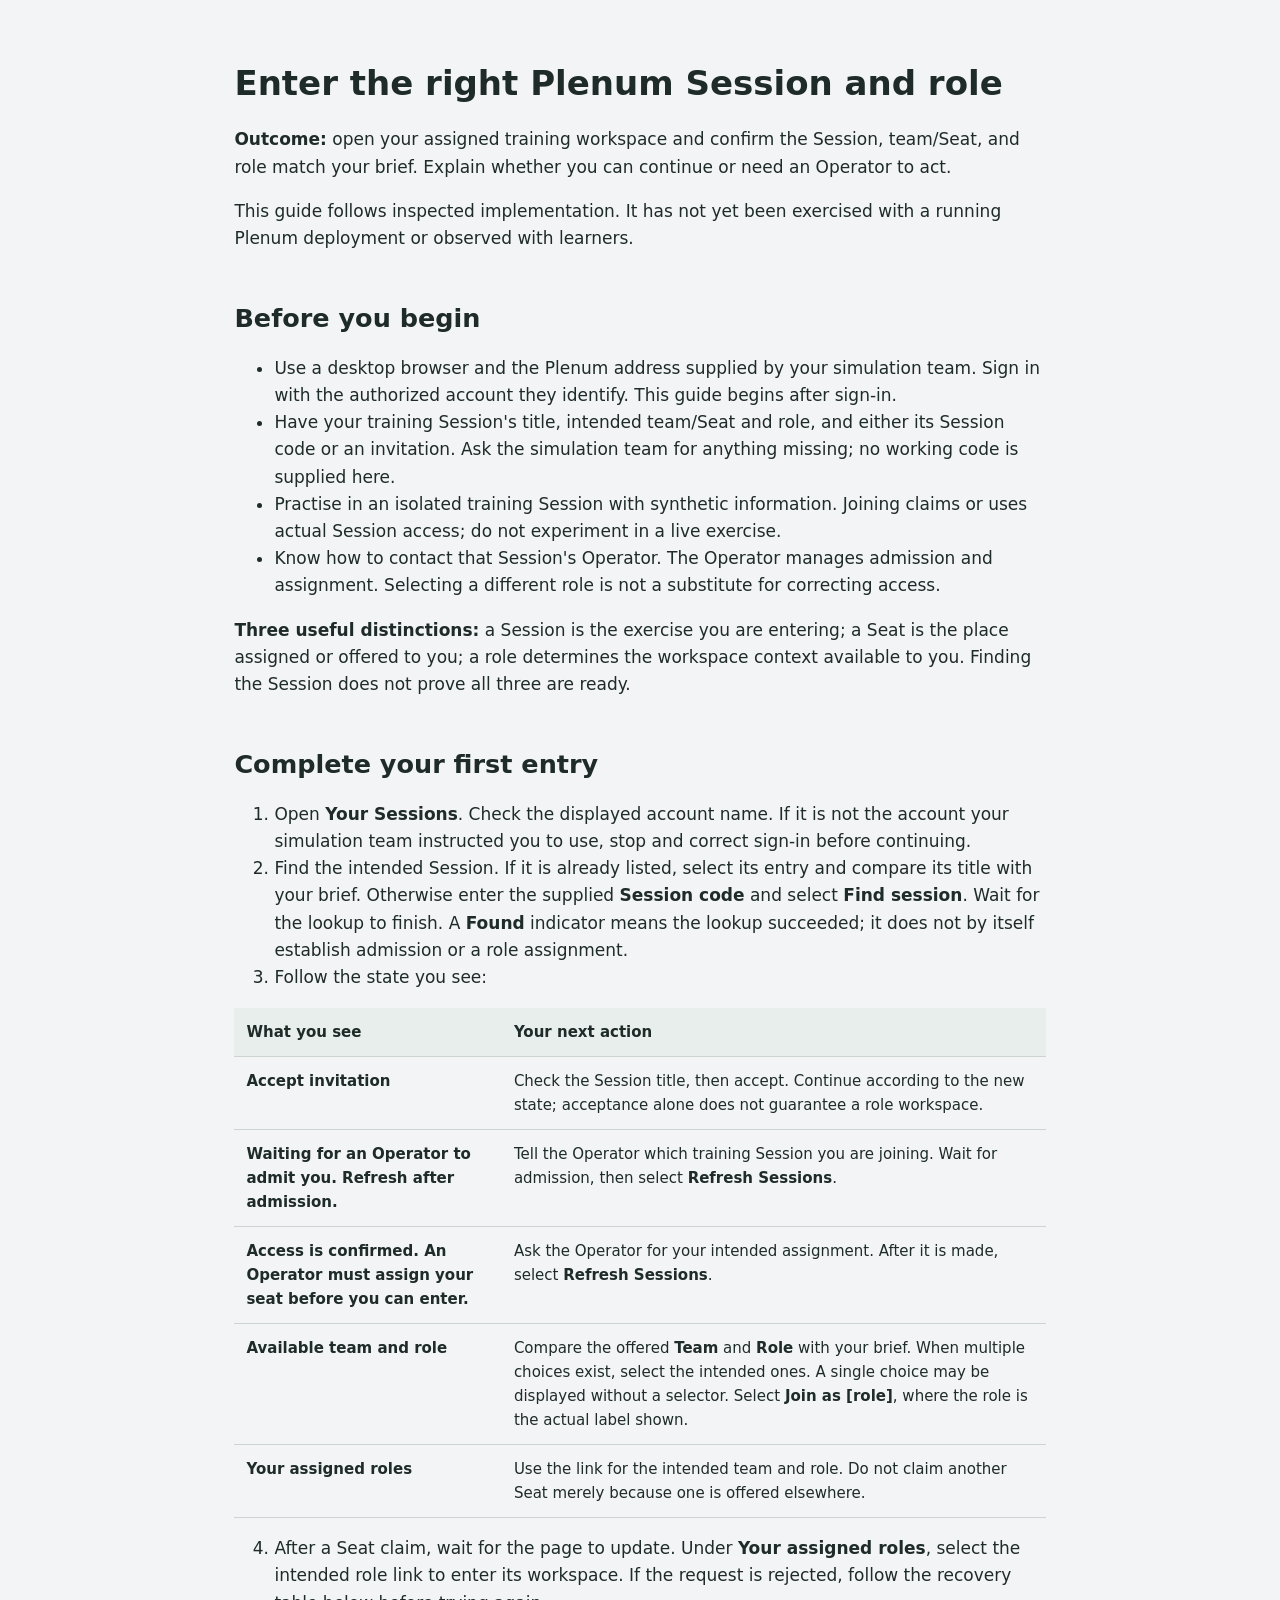
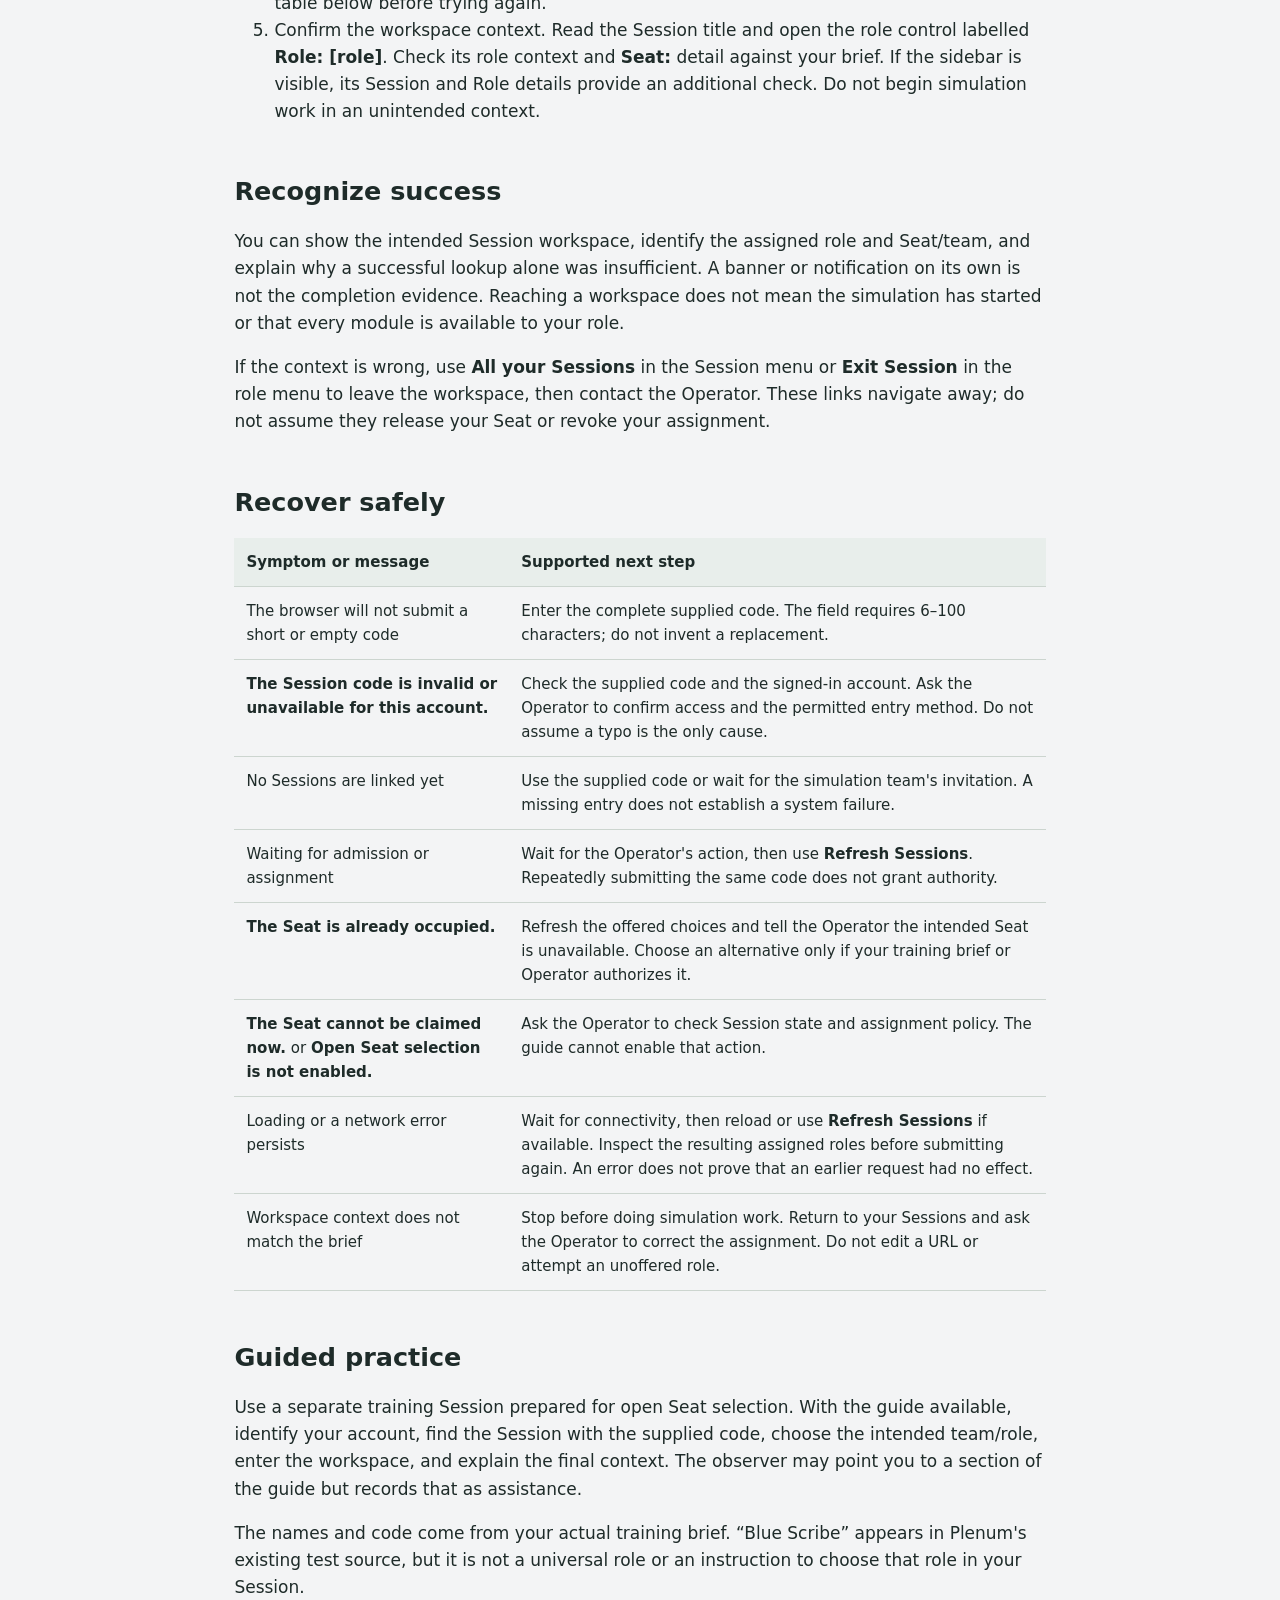
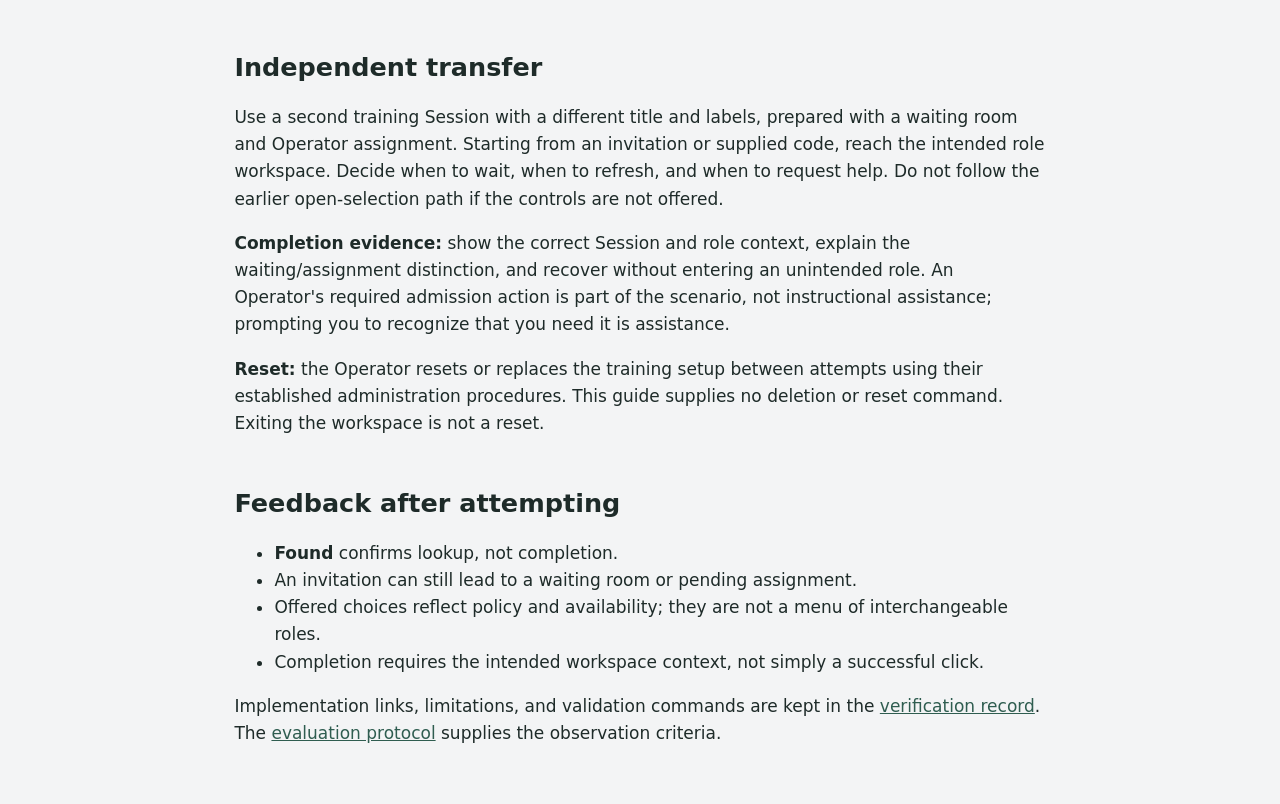
<file: docs/case-studies/plenum/participant-guide.html>
<!doctype html>
<html lang="en"><head><meta charset="utf-8"><meta name="viewport" content="width=device-width, initial-scale=1"><title>Enter the right Plenum Session and role</title><style>body{font:17px/1.6 system-ui,sans-serif;max-width:75ch;margin:auto;padding:40px 24px;color:#1e2b29;background:#f3f4f5}h1,h2,h3{line-height:1.2}h2{margin-top:2em}table{border-collapse:collapse;width:100%;font-size:15px}th,td{text-align:left;padding:12px;border-bottom:1px solid #ccd5cf;vertical-align:top}th{background:#e8eeeb}a{color:#2f5d50}pre{overflow:auto}a:focus-visible{outline:3px solid #2f5d50;outline-offset:3px}@media print{body{padding:0;background:white}}</style></head><body><main><h1>Enter the right Plenum Session and role</h1>
<p><strong>Outcome:</strong> open your assigned training workspace and confirm the Session, team/Seat, and role match your brief. Explain whether you can continue or need an Operator to act.</p>
<p>This guide follows inspected implementation. It has not yet been exercised with a running Plenum deployment or observed with learners.</p>
<h2>Before you begin</h2>
<ul>
<li>Use a desktop browser and the Plenum address supplied by your simulation team. Sign in with the authorized account they identify. This guide begins after sign-in.</li>
<li>Have your training Session's title, intended team/Seat and role, and either its Session code or an invitation. Ask the simulation team for anything missing; no working code is supplied here.</li>
<li>Practise in an isolated training Session with synthetic information. Joining claims or uses actual Session access; do not experiment in a live exercise.</li>
<li>Know how to contact that Session's Operator. The Operator manages admission and assignment. Selecting a different role is not a substitute for correcting access.</li>
</ul>
<p><strong>Three useful distinctions:</strong> a Session is the exercise you are entering; a Seat is the place assigned or offered to you; a role determines the workspace context available to you. Finding the Session does not prove all three are ready.</p>
<h2>Complete your first entry</h2>
<ol>
<li>Open <strong>Your Sessions</strong>. Check the displayed account name. If it is not the account your simulation team instructed you to use, stop and correct sign-in before continuing.</li>
<li>Find the intended Session. If it is already listed, select its entry and compare its title with your brief. Otherwise enter the supplied <strong>Session code</strong> and select <strong>Find session</strong>. Wait for the lookup to finish. A <strong>Found</strong> indicator means the lookup succeeded; it does not by itself establish admission or a role assignment.</li>
<li>Follow the state you see:</li>
</ol>
<table>
<thead>
<tr>
<th>What you see</th>
<th>Your next action</th>
</tr>
</thead>
<tbody>
<tr>
<td><strong>Accept invitation</strong></td>
<td>Check the Session title, then accept. Continue according to the new state; acceptance alone does not guarantee a role workspace.</td>
</tr>
<tr>
<td><strong>Waiting for an Operator to admit you. Refresh after admission.</strong></td>
<td>Tell the Operator which training Session you are joining. Wait for admission, then select <strong>Refresh Sessions</strong>.</td>
</tr>
<tr>
<td><strong>Access is confirmed. An Operator must assign your seat before you can enter.</strong></td>
<td>Ask the Operator for your intended assignment. After it is made, select <strong>Refresh Sessions</strong>.</td>
</tr>
<tr>
<td><strong>Available team and role</strong></td>
<td>Compare the offered <strong>Team</strong> and <strong>Role</strong> with your brief. When multiple choices exist, select the intended ones. A single choice may be displayed without a selector. Select <strong>Join as [role]</strong>, where the role is the actual label shown.</td>
</tr>
<tr>
<td><strong>Your assigned roles</strong></td>
<td>Use the link for the intended team and role. Do not claim another Seat merely because one is offered elsewhere.</td>
</tr>
</tbody>
</table>
<ol start="4">
<li>After a Seat claim, wait for the page to update. Under <strong>Your assigned roles</strong>, select the intended role link to enter its workspace. If the request is rejected, follow the recovery table below before trying again.</li>
<li>Confirm the workspace context. Read the Session title and open the role control labelled <strong>Role: [role]</strong>. Check its role context and <strong>Seat:</strong> detail against your brief. If the sidebar is visible, its Session and Role details provide an additional check. Do not begin simulation work in an unintended context.</li>
</ol>
<h2>Recognize success</h2>
<p>You can show the intended Session workspace, identify the assigned role and Seat/team, and explain why a successful lookup alone was insufficient. A banner or notification on its own is not the completion evidence. Reaching a workspace does not mean the simulation has started or that every module is available to your role.</p>
<p>If the context is wrong, use <strong>All your Sessions</strong> in the Session menu or <strong>Exit Session</strong> in the role menu to leave the workspace, then contact the Operator. These links navigate away; do not assume they release your Seat or revoke your assignment.</p>
<h2>Recover safely</h2>
<table>
<thead>
<tr>
<th>Symptom or message</th>
<th>Supported next step</th>
</tr>
</thead>
<tbody>
<tr>
<td>The browser will not submit a short or empty code</td>
<td>Enter the complete supplied code. The field requires 6–100 characters; do not invent a replacement.</td>
</tr>
<tr>
<td><strong>The Session code is invalid or unavailable for this account.</strong></td>
<td>Check the supplied code and the signed-in account. Ask the Operator to confirm access and the permitted entry method. Do not assume a typo is the only cause.</td>
</tr>
<tr>
<td>No Sessions are linked yet</td>
<td>Use the supplied code or wait for the simulation team's invitation. A missing entry does not establish a system failure.</td>
</tr>
<tr>
<td>Waiting for admission or assignment</td>
<td>Wait for the Operator's action, then use <strong>Refresh Sessions</strong>. Repeatedly submitting the same code does not grant authority.</td>
</tr>
<tr>
<td><strong>The Seat is already occupied.</strong></td>
<td>Refresh the offered choices and tell the Operator the intended Seat is unavailable. Choose an alternative only if your training brief or Operator authorizes it.</td>
</tr>
<tr>
<td><strong>The Seat cannot be claimed now.</strong> or <strong>Open Seat selection is not enabled.</strong></td>
<td>Ask the Operator to check Session state and assignment policy. The guide cannot enable that action.</td>
</tr>
<tr>
<td>Loading or a network error persists</td>
<td>Wait for connectivity, then reload or use <strong>Refresh Sessions</strong> if available. Inspect the resulting assigned roles before submitting again. An error does not prove that an earlier request had no effect.</td>
</tr>
<tr>
<td>Workspace context does not match the brief</td>
<td>Stop before doing simulation work. Return to your Sessions and ask the Operator to correct the assignment. Do not edit a URL or attempt an unoffered role.</td>
</tr>
</tbody>
</table>
<h2>Guided practice</h2>
<p>Use a separate training Session prepared for open Seat selection. With the guide available, identify your account, find the Session with the supplied code, choose the intended team/role, enter the workspace, and explain the final context. The observer may point you to a section of the guide but records that as assistance.</p>
<p>The names and code come from your actual training brief. “Blue Scribe” appears in Plenum's existing test source, but it is not a universal role or an instruction to choose that role in your Session.</p>
<h2>Independent transfer</h2>
<p>Use a second training Session with a different title and labels, prepared with a waiting room and Operator assignment. Starting from an invitation or supplied code, reach the intended role workspace. Decide when to wait, when to refresh, and when to request help. Do not follow the earlier open-selection path if the controls are not offered.</p>
<p><strong>Completion evidence:</strong> show the correct Session and role context, explain the waiting/assignment distinction, and recover without entering an unintended role. An Operator's required admission action is part of the scenario, not instructional assistance; prompting you to recognize that you need it is assistance.</p>
<p><strong>Reset:</strong> the Operator resets or replaces the training setup between attempts using their established administration procedures. This guide supplies no deletion or reset command. Exiting the workspace is not a reset.</p>
<h2>Feedback after attempting</h2>
<ul>
<li><strong>Found</strong> confirms lookup, not completion.</li>
<li>An invitation can still lead to a waiting room or pending assignment.</li>
<li>Offered choices reflect policy and availability; they are not a menu of interchangeable roles.</li>
<li>Completion requires the intended workspace context, not simply a successful click.</li>
</ul>
<p>Implementation links, limitations, and validation commands are kept in the <a href="verification.md">verification record</a>. The <a href="evaluation.md">evaluation protocol</a> supplies the observation criteria.</p></main></body></html>
</file>
<file: docs/style.css>
:root{--paper:#f5f3ee;--ink:#252c28;--muted:#626960;--line:#d8dcd2;--sage:#dce3d6;--green:#3d5546;--spring:cubic-bezier(.22,1.12,.36,1)}*{box-sizing:border-box}html{scroll-behavior:smooth;scroll-padding-top:100px}body{margin:0;background:var(--paper);color:var(--ink);font-family:Inter,-apple-system,BlinkMacSystemFont,"Segoe UI",sans-serif;font-size:16px;-webkit-font-smoothing:antialiased}a{color:inherit;text-decoration:none}button,input{font:inherit}button,a,input{-webkit-tap-highlight-color:transparent}button{cursor:pointer}a:focus-visible,button:focus-visible,input:focus-visible,.path-card:focus-visible{outline:3px solid #54735e;outline-offset:5px}button{color:inherit}.wrap{max-width:1200px;margin:auto;padding-left:40px;padding-right:40px}header{height:100px;max-width:1360px;margin:auto;padding:0 48px;display:flex;align-items:center;justify-content:space-between}.wordmark{font-size:23px;letter-spacing:-1px;font-weight:650;display:flex;align-items:center;gap:12px}.brand-mark{border:1px solid #bfc9ba;border-radius:10px;width:36px;height:36px;display:grid;place-items:center;background:#e5e9df;font:italic 27px Georgia,serif}nav{display:flex;gap:32px;align-items:center;font-size:13px}nav a{padding:10px 0}nav a:hover{color:var(--green)}nav .nav-install{border:1px solid #c3cbbd;border-radius:25px;padding:10px 18px;display:flex;gap:24px}.hero{padding-top:72px}.eyebrow,.section-kicker,.overline{font-size:10px;font-weight:650;letter-spacing:1.8px}.eyebrow{display:flex;align-items:center;gap:10px}.dot{display:inline-block;width:7px;height:7px;background:var(--green);border-radius:50%;flex-shrink:0}.version{letter-spacing:0;font-weight:400;color:var(--muted);border-left:1px solid #b9c0b4;padding-left:12px;margin-left:4px}h1{font-weight:450;font-size:clamp(64px,7.3vw,104px);line-height:1.035;letter-spacing:-6px;margin:34px 0 28px}h1>span{color:#7b8577}.hero-bottom{display:flex;justify-content:space-between;align-items:end;margin-bottom:58px}.hero-bottom p{margin:0;color:var(--muted);line-height:1.65;font-size:17px}.button{display:inline-flex;align-items:center;gap:36px;padding:17px 23px;border-radius:30px;font-size:13px;font-weight:550;transition:transform .4s var(--spring),box-shadow .4s}.button:hover{transform:translateY(-3px);box-shadow:0 8px 18px #283d2918}.button:active{transform:scale(.97)}.primary{background:var(--ink);color:#fff}.learning-scene{position:relative;border:1px solid #d2dacb;background:linear-gradient(125deg,#e7ebdf,#dce4d5);border-radius:16px;padding:28px 32px 22px;display:grid;grid-template-columns:1fr 80px 1.3fr;align-items:center;min-height:380px;overflow:hidden}.scene-top,.scene-caption{grid-column:1/-1;display:flex;justify-content:space-between;color:#697461;font-size:9px;letter-spacing:1.3px}.scene-top{align-self:start;margin-bottom:32px}.source-sheet{background:#f0f2ea;border:1px solid #cbd4c2;border-radius:9px;padding:24px;box-shadow:0 8px 20px #394c2e06;transform:rotate(-2deg);transition:transform .65s var(--spring)}.learning-scene:hover .source-sheet{transform:rotate(0)}.sheet-label{display:flex;align-items:center;gap:9px;font-size:11px;color:#58624f}.mini-square{width:8px;height:8px;border:1px solid #78876b}.file{padding-top:20px;font:12px ui-monospace,SFMono-Regular,Consolas,monospace}.file span{color:#99a88c;padding-right:8px}.evidence-note{font-size:10px;color:#7c8575;margin-top:20px;padding-top:14px;border-top:1px solid #dce0d4}.route{display:flex;align-items:center;gap:5px;color:#819576}.route span{height:1px;background:#a6b39b;flex:1}.route b{font-size:18px;font-weight:400}.tutorial-sheet{padding:26px;background:#fafbf5;border:1px solid #c9d3be;border-radius:10px;box-shadow:0 12px 28px #4156320b;transition:transform .65s var(--spring)}.learning-scene:hover .tutorial-sheet{transform:translateY(-3px)}.tutorial-sheet h2{font-size:23px;letter-spacing:-.7px;margin:22px 0 16px;font-weight:500}.tutorial-sheet ol{list-style:none;padding:0;margin:0}.tutorial-sheet li{font-size:12px;padding:10px 0;border-top:1px solid #e5e8dd}.tutorial-sheet li span{font:10px ui-monospace,monospace;color:#8b9781;margin-right:18px}.result{margin-top:13px;background:#edf1e5;padding:11px;border-radius:5px;font-size:10px;color:#526645}.result span{margin-right:7px}.scene-caption{margin-top:30px;align-self:end;font-size:8px}.scene-caption span{letter-spacing:0;font:italic 12px Georgia,serif}.approach,.components{padding-top:112px;padding-bottom:100px}.section-kicker{color:#737e6c;margin-bottom:28px}.section-intro{display:grid;grid-template-columns:1.15fr 1fr;gap:100px;align-items:start}h2{font-size:42px;line-height:1.15;font-weight:450;letter-spacing:-1.8px;margin:0}p{line-height:1.7}.section-intro>p{margin:2px 0;color:var(--muted);font-size:15px}.method{display:grid;grid-template-columns:repeat(3,1fr);gap:42px;margin-top:62px}.method article{border-top:1px solid var(--line);padding-top:22px}.number{font:11px ui-monospace,monospace;color:#86907c}.method h3{font-size:19px;font-weight:500;letter-spacing:-.4px;margin:24px 0 10px}.method p{font-size:13px;color:var(--muted);margin:0}.audiences{background:#eaece4;border-top:1px solid #e0e4d9;border-bottom:1px solid #e0e4d9;padding:80px 0}.audience-inner{display:grid;grid-template-columns:1fr 1fr;gap:90px;align-items:center}.audience-inner h2{font-size:37px}.muted{color:var(--muted);font-size:13px}.tabs{display:flex;gap:4px;background:#dde2d5;border:1px solid #d2d9c9;padding:4px;border-radius:30px;width:fit-content;margin-top:30px}.tabs button{border:0;background:none;padding:11px 14px;border-radius:24px;font-size:12px;transition:background .2s,box-shadow .3s,transform .35s var(--spring)}.tabs button[aria-selected=true]{background:#f9faf4;box-shadow:0 2px 6px #34402d10}.tabs button:active{transform:scale(.95)}.path-card{padding:32px;background:#f8f9f2;border:1px solid #d4dccb;border-radius:12px;box-shadow:0 12px 24px #44563606}.overline{font-size:9px;color:#7b866f}.path-card h3{font:25px Georgia,serif;letter-spacing:-.6px;line-height:1.3;margin:26px 0 14px}.path-card>p{font-size:13px;color:var(--muted)}.path-example{border-top:1px solid #dce2d3;margin-top:24px;padding-top:20px}.path-example>span{font-size:8px;letter-spacing:1.4px;color:#86907c}.path-example p{font:11px/1.8 ui-monospace,monospace;margin-bottom:22px}.path-deliverables{display:flex;justify-content:space-between;gap:8px;font-size:10px;color:#66755b}.path-deliverables span{color:#a1ac97}.path-card.changed{animation:settle .45s var(--spring)}@keyframes settle{from{transform:translateY(7px);opacity:.6}to{transform:translateY(0);opacity:1}}.core-row{margin-top:44px;display:flex;align-items:center;gap:20px;background:#e7ebdf;border:1px solid #d0d8c6;border-radius:8px;padding:22px 26px}.core-icon{font-size:28px;color:#66795a}.core-row h3{font-size:16px;font-weight:550;margin:0}.core-row p{font-size:12px;color:var(--muted);margin:4px 0 0}.included{margin-left:auto;font-size:8px;letter-spacing:1.2px;color:#748069}fieldset{border:0;padding:0;margin:12px 0 0}.component-grid{display:grid;grid-template-columns:1fr 1fr;gap:12px}.component-grid label{position:relative;display:flex;align-items:center;gap:16px;padding:24px;border:1px solid #d9ddd1;border-radius:8px;cursor:pointer;transition:background .25s,border-color .25s,transform .4s var(--spring)}.component-grid label:hover{transform:translateY(-2px);border-color:#99aa8b}.component-grid label:has(input:checked){background:#ecefe5;border-color:#b0bda4}.component-grid input{position:absolute;opacity:0;width:22px;height:22px;left:23px}.component-grid label:has(input:focus-visible){outline:3px solid #54735e;outline-offset:3px}.check{width:20px;height:20px;border:1px solid #bac5b0;border-radius:5px;display:grid;place-items:center;flex-shrink:0}.component-grid input:checked+.check{background:var(--green);border-color:var(--green);color:white}.component-grid input:checked+.check:after{content:'✓';font-size:13px}.component-grid strong{display:block;font-size:14px;font-weight:500}.component-grid small{display:block;font-size:12px;color:var(--muted);margin-top:6px}.component-grid em{font-style:normal;font-size:7px;letter-spacing:.7px;border:1px solid #d2d8c9;border-radius:3px;padding:3px 4px;margin-left:6px;vertical-align:middle}.component-hint{font-size:11px;color:var(--muted);display:flex;justify-content:space-between}.text-button{font-size:11px;border:0;background:none;text-decoration:underline;text-underline-offset:3px;padding:3px}.install{display:grid;grid-template-columns:1fr 1.3fr;gap:34px 65px;padding-bottom:100px}.install h2{font-size:37px}.install-heading>p{font-size:12px;color:var(--muted)}.publication-note{border-left:2px solid #bbc5b0;padding-left:14px;max-width:340px;font-size:11px!important;margin-top:25px}.terminal{background:#242e28;border-radius:11px;overflow:hidden;color:#dce5d4;align-self:center;box-shadow:0 16px 30px #2035220b}.terminal-head{display:flex;justify-content:space-between;align-items:center;padding:16px 20px;border-bottom:1px solid #3e493d}.terminal-head>span{font-size:8px;letter-spacing:1.5px;color:#8f9e86}.platforms{display:flex;gap:4px}.platforms button{font-size:9px;background:none;border:0;color:#9ba892;padding:7px 9px;border-radius:5px}.platforms button[aria-pressed=true]{color:#edf1e6;background:#3b493a}.terminal-body{padding:24px}.code-comment{font:10px ui-monospace,monospace;color:#8f9f85}pre{white-space:pre-wrap;overflow-wrap:anywhere;font:11px/1.9 ui-monospace,SFMono-Regular,Consolas,monospace;margin:12px 0 26px}code{font-family:ui-monospace,SFMono-Regular,Consolas,monospace}.terminal-bottom{display:flex;justify-content:space-between;align-items:center;border-top:1px solid #3b4839;padding-top:18px;font-size:10px;color:#9aaa8f}.terminal-bottom button{border:1px solid #66765b;background:#43553c;color:#e6eddc;border-radius:6px;padding:9px 12px;font-size:10px;transition:transform .3s var(--spring)}.terminal-bottom button:active{transform:scale(.96)}#copy-status{font-size:10px;margin:5px 0 0;min-height:17px;color:#c4d1b9}.install-footnote{grid-column:2;font-size:10px;color:var(--muted);margin:-16px 0 0}.honest{border-top:1px solid var(--line);padding-top:64px;padding-bottom:75px;display:grid;grid-template-columns:1fr 1.3fr;gap:65px}.honest h2{font-size:32px}.honest p{font-size:13px;color:var(--muted);margin:0 0 16px}footer{border-top:1px solid var(--line);padding-top:32px!important;padding-bottom:35px!important;display:flex;align-items:center;justify-content:space-between;color:var(--muted);font-size:10px;line-height:1.7}.footer-brand{display:flex;align-items:center;gap:10px}.footer-brand>span{color:var(--ink);font-size:18px;letter-spacing:-.5px}.footer-brand small{display:block;font-size:9px;letter-spacing:0;color:var(--muted)}.footer-brand img{object-fit:contain;mix-blend-mode:multiply}.sr-only{position:absolute;width:1px;height:1px;overflow:hidden;clip:rect(0,0,0,0)}.skip{position:absolute;left:20px;top:-80px;padding:15px;background:white;z-index:20}.skip:focus{top:15px}@media(max-width:800px){.wrap{padding-left:24px;padding-right:24px}header{padding:0 24px;height:80px}nav{gap:20px}nav>a:first-child{display:none}.hero{padding-top:45px}h1{font-size:70px;letter-spacing:-4px}.hero-bottom{align-items:start;gap:24px}.hero-bottom p{font-size:14px}.button{padding:15px 18px;gap:18px;white-space:nowrap}.learning-scene{padding:22px;grid-template-columns:1fr 35px 1.2fr}.source-sheet,.tutorial-sheet{padding:17px}.scene-top{font-size:7px}.scene-top span:last-child{display:none}.file{font-size:9px}.tutorial-sheet h2{font-size:19px}.tutorial-sheet li{font-size:10px}.result{font-size:9px}.section-intro,.audience-inner{gap:35px}.section-intro h2{font-size:34px}.method{gap:24px}.audience-inner{grid-template-columns:1fr}.audience-inner>div:first-child{max-width:500px}.tabs{margin-top:20px}.install{grid-template-columns:1fr;gap:30px}.install-footnote{grid-column:1;margin:0}.install-heading>p{max-width:500px}.publication-note{max-width:500px}.honest{gap:35px}.component-grid label{padding:20px}.component-grid small{font-size:11px}.included{font-size:7px}.core-row{padding:20px}.footer-brand img{width:65px}}@media(max-width:520px){header nav>a:nth-child(2){display:none}.wordmark{font-size:20px}.hero{padding-top:35px}h1{font-size:54px;letter-spacing:-3px;margin-top:27px}.eyebrow{font-size:8px;letter-spacing:1.1px}.hero-bottom{flex-direction:column;margin-bottom:35px;gap:23px}.hero-bottom p{font-size:15px}.learning-scene{display:flex;flex-direction:column;align-items:stretch;padding:22px;gap:16px}.scene-top{margin-bottom:2px;font-size:7px}.source-sheet{transform:none;padding:16px}.file{display:inline-block;font-size:8px;padding:14px 6px 0 0}.evidence-note{display:none}.route{height:16px;transform:rotate(90deg);width:25px;align-self:center}.tutorial-sheet{padding:20px}.tutorial-sheet h2{font-size:22px;margin:15px 0}.tutorial-sheet li{font-size:12px}.result{font-size:9px}.scene-caption{margin:0;font-size:6px}.scene-caption span{font-size:10px}.approach,.components{padding-top:70px;padding-bottom:65px}.section-intro{grid-template-columns:1fr;gap:22px}.section-intro h2,h2{font-size:33px}.section-intro>p{font-size:14px}.method{grid-template-columns:1fr;margin-top:35px;gap:25px}.method article{padding-top:16px}.method h3{margin:12px 0 7px}.audiences{padding:55px 0}.audience-inner h2{font-size:32px}.path-card{padding:25px}.tabs button{font-size:11px;padding:10px 12px}.core-row{gap:12px;flex-wrap:wrap}.core-row p{font-size:11px}.included{margin-left:39px}.component-grid{grid-template-columns:1fr}.component-grid label{padding:20px}.component-hint{font-size:10px;gap:15px;align-items:start}.text-button{white-space:nowrap;font-size:10px}.install{padding-bottom:60px}.install h2{font-size:33px}.terminal-head{padding:13px}.terminal-body{padding:20px}pre{font-size:10px}.honest{grid-template-columns:1fr;padding-top:50px;padding-bottom:40px;gap:26px}.honest h2{font-size:30px}footer{gap:20px;flex-wrap:wrap}footer>span{display:none}.desktop{display:none}}@media(prefers-reduced-motion:reduce){html{scroll-behavior:auto}*,*:before,*:after{animation:none!important;transition:none!important}.learning-scene:hover .source-sheet,.learning-scene:hover .tutorial-sheet,.component-grid label:hover,.button:hover{transform:none}}
/* Clarity and touch: these controls remain explicit at every viewport size. */
.hero h1{font-size:clamp(46px,6.5vw,88px);letter-spacing:-.055em;line-height:1.08}.hero-bottom{align-items:center}.hero-bottom p{max-width:610px;font-size:16px}.hero .button{min-height:48px}.section-kicker,.overline{color:#53644b}.scene-top,.scene-caption{color:#4f6046}.sheet-label,.evidence-note{color:#526249}.file span,.tutorial-sheet li span{color:#65765a}.number,.path-example>span{color:#5d6e52}.included{color:#526249}.component-grid em{color:#516048}.tabs button,.platforms button{min-height:44px}.tabs button{min-width:84px}.component-grid label{min-height:96px}.check{width:22px;height:22px}.text-button{min-height:44px;padding:10px 8px}.component-hint{align-items:center}.selection-bar{display:flex;align-items:center;justify-content:space-between;gap:20px;margin-top:18px;padding:20px 0;border-top:1px solid var(--line)}.selection-bar p{font-size:12px;color:var(--green);margin:0;max-width:60%}.selection-bar .button{font-size:12px;min-height:46px}.install-guide{grid-column:2;font-size:13px}.install-guide h3{font-weight:550;font-size:16px;margin:0 0 14px}.install-guide ol{padding-left:20px;color:var(--muted);line-height:1.8}.install-guide li{padding:0 0 10px 4px}.install-guide details{border-top:1px solid var(--line)}.install-guide summary{padding:16px 24px 16px 0;cursor:pointer;font-size:12px;line-height:1.5;min-height:48px}.install-guide details p{color:var(--muted);font-size:12px;margin:0 0 18px}.install-guide summary:focus-visible{outline:3px solid #54735e;outline-offset:3px}.install-footnote{margin:0}.platforms button{font-size:10px;color:#b7c6ab}.terminal-head>span{color:#aebfa1}.code-comment{color:#b7c6ac}.terminal-bottom{color:#bac8ae}.terminal-bottom button{min-height:44px}.publication-note{color:#42533a!important;background:#e7ecdf;border-radius:0 6px 6px 0;padding:14px 16px;line-height:1.7}.no-script{padding-top:18px;padding-bottom:18px;background:#e7ecdf;font-size:13px}.tabs{overflow-x:auto;max-width:100%}.path-card{min-height:345px}.path-deliverables{flex-wrap:wrap}.brand-mark{font-style:normal}header a{min-height:44px;display:inline-flex;align-items:center}footer a{min-height:44px;display:flex;align-items:center}.learning-scene:hover .source-sheet{transform:rotate(-2deg)}.learning-scene:hover .tutorial-sheet{transform:none}@media(hover:none){.button:hover,.component-grid label:hover{transform:none;box-shadow:none}}@media(max-width:800px){.install-guide{grid-column:1}.hero-bottom{align-items:flex-start}.path-card{min-height:325px}}@media(max-width:520px){header{padding:0 20px}.wrap{padding-left:20px;padding-right:20px}.hero h1{font-size:clamp(39px,9.9vw,52px)}.hero-bottom p{font-size:15px}.hero-bottom .button{width:100%;justify-content:space-between}.selection-bar{align-items:stretch;flex-direction:column;gap:16px}.selection-bar p{max-width:100%;font-size:12px}.selection-bar .button{justify-content:space-between}.tabs{width:100%;display:grid;grid-template-columns:repeat(3,1fr)}.tabs button{padding:8px 6px;min-width:0;font-size:11px}.terminal-head{align-items:center;gap:8px}.platforms button{font-size:9px;padding:8px}.terminal-body{padding:18px}.terminal-bottom{gap:12px}.terminal-bottom button{font-size:10px}.component-hint{align-items:start}.component-hint .text-button{margin-top:-8px}.section-kicker{font-size:9px}.core-row .included{margin-left:42px}.path-card h3{font-size:23px}.path-card{min-height:340px}}

/* Original supplied logo artwork; preserve proportions and clear space. */
.header-logo{width:42px;height:44px;object-fit:contain;flex-shrink:0}.wordmark{gap:13px}.footer-brand img{width:56px;height:59px;object-fit:contain;mix-blend-mode:normal}.footer-brand{gap:15px}@media(max-width:520px){.header-logo{width:36px;height:38px}.wordmark{gap:10px}.footer-brand img{width:48px;height:51px}}
</file>
<file: docs/case-studies/fractured-order/case-study.css>
@import url('https://fonts.googleapis.com/css2?family=Geist:wght@400;500;600&display=swap');

:root {
  color-scheme: light;
  --bg: #f3f4f5;
  --paper: #fff;
  --ink: #1d2125;
  --muted: #5c6570;
  --line: #e0e3e7;
  --accent: #2f5d50;
  --tray: #1e2b29;
  --tray-ink: #eef0f2;
  --tray-muted: #a9b1bb;
  --tray-line: #52615e;
}
* { box-sizing: border-box; }
html { scroll-padding-top: 100px; -webkit-text-size-adjust: 100%; scrollbar-color: var(--muted) var(--bg); }
body { margin: 0; background: var(--bg); color: var(--ink); font: 400 17px/1.6 'Geist', 'Segoe UI', sans-serif; -webkit-font-smoothing: antialiased; }
::selection { background: #d1e2db; color: var(--ink); }
a { color: inherit; text-underline-offset: 4px; text-decoration-thickness: 1px; }
a:hover { color: var(--accent); }
:focus-visible { outline: 3px solid var(--accent); outline-offset: 5px; border-radius: 4px; }
.wrap { max-width: 1160px; padding: 0 40px; margin: 0 auto; }
.skip { position: absolute; left: 16px; top: -100px; z-index: 30; background: var(--paper); padding: 12px 16px; }
.skip:focus { top: 12px; }
header { position: sticky; top: 0; z-index: 20; background: var(--bg); }
.bar { display: flex; align-items: center; justify-content: space-between; min-height: 76px; gap: 24px; }
.brand { font-size: 18px; font-weight: 600; letter-spacing: -.02em; text-decoration: none; }
nav { display: flex; align-items: center; gap: 6px; font-size: 14px; font-weight: 500; }
nav a { padding: 10px 14px; color: var(--muted); text-decoration: none; }
nav .nav-action { margin-left: 10px; background: var(--ink); color: var(--paper); border-radius: 12px; padding: 10px 16px; }
nav .nav-action:hover { background: var(--accent); }
h1, h2, h3 { font-weight: 500; text-wrap: balance; }
h1 { max-width: 15em; font-size: clamp(42px, 5.4vw, 66px); line-height: 1.04; letter-spacing: -.035em; margin: 0 0 28px; }
h2 { font-size: clamp(30px, 3.4vw, 44px); line-height: 1.1; letter-spacing: -.028em; margin: 0 0 22px; }
h3 { font-size: 21px; line-height: 1.25; letter-spacing: -.015em; margin: 0 0 12px; }
p { color: var(--muted); margin: 0 0 20px; text-wrap: pretty; max-width: 70ch; }
.lede { font-size: 20px; line-height: 1.5; max-width: 34em; margin-bottom: 24px; }
.intro { padding-top: 88px; padding-bottom: 56px; }
.project-meta { font-size: 14px; margin-bottom: 20px; }
.text-link { display: inline-block; padding: 6px 0; font-size: 15px; }
section { padding: 110px 0; }
.split { display: grid; grid-template-columns: minmax(0, 1fr) minmax(0, 1fr); gap: 72px; }
.column-title { color: var(--muted); font-size: 14px; line-height: 1.6; letter-spacing: 0; margin: 0 0 18px; }
.capability { padding: 26px 0; border-top: 1px solid var(--line); }
.capability p { font-size: 16px; margin-bottom: 4px; }
.dark { background: var(--tray); color: var(--tray-ink); margin: 0 clamp(8px, 2.2vw, 28px); border-radius: 28px; padding: 96px 0; }
.dark p, .dark figcaption { color: var(--tray-muted); }
.dark a:hover { color: var(--tray-ink); }
.dark :focus-visible { outline-color: #9cc2b5; }
figure { margin: 40px 0 0; }
video { display: block; width: 100%; aspect-ratio: 16 / 9; background: #101816; color: var(--tray-ink); border-radius: 14px; }
figcaption { font-size: 13px; margin-top: 12px; }
details { margin-top: 24px; border-top: 1px solid var(--tray-line); padding-top: 16px; }
summary { cursor: pointer; font-size: 15px; font-weight: 500; padding: 8px 0; width: fit-content; }
.transcript p { font-size: 15px; margin: 12px 0; }
.artifact-list article { border-top: 1px solid var(--line); padding: 24px 0; }
.artifact-list h3 { font-size: 20px; }
.artifact-list p { font-size: 15px; margin: 0; }
.artifact-list .format-links { margin-top: 12px; }
audio { display: block; width: 100%; margin-top: 16px; }
.lesson-player { border-top: 0; padding-top: 0; margin-top: 12px; }
.lesson-player video { margin-top: 12px; }
.evidence { padding-top: 0; padding-bottom: 64px; }
.evidence .wrap { padding-top: 56px; border-top: 1px solid var(--line); }
.evidence h2 { font-size: 30px; }
.evidence p { font-size: 16px; }
.evidence-links { list-style: none; padding: 0; margin: 0; align-self: center; }
.evidence-links a { display: inline-block; padding: 10px 0; font-size: 15px; }
code { font-variant-numeric: tabular-nums; }
footer { padding: 28px 0 40px; font-size: 13px; color: var(--muted); }
footer .wrap { display: flex; justify-content: space-between; gap: 24px; flex-wrap: wrap; }
@media (max-width: 980px) {
  .wrap { padding-left: 28px; padding-right: 28px; }
  .split { gap: 40px; }
}
@media (max-width: 700px) {
  body { font-size: 16px; }
  .wrap { padding-left: 20px; padding-right: 20px; }
  .bar { min-height: 68px; gap: 12px; }
  nav > a:not(.nav-action) { display: none; }
  nav .nav-action { margin: 0; font-size: 13px; }
  h1 { font-size: 36px; letter-spacing: -.032em; }
  .lede { font-size: 18px; }
  .intro { padding-top: 52px; padding-bottom: 28px; }
  section { padding: 64px 0; }
  .split { grid-template-columns: 1fr; gap: 28px; }
  .dark { padding: 56px 0; border-radius: 22px; }
  .evidence { padding-bottom: 28px; }
  .evidence .wrap { padding-top: 40px; }
  figure { margin-top: 28px; }
}
@media print {
  header, .skip, video, footer { display: none; }
  body, .dark { background: white; color: black; }
  .dark p, .dark figcaption { color: black; }
  section, .dark, .intro { padding: 24px 0; }
  .split { display: block; }
}
</file>
<file: docs/case-studies/plenum/case-study.css>
@import url('https://fonts.googleapis.com/css2?family=Geist:wght@400;500;600&display=swap');

:root {
  color-scheme: light;
  --bg: #f3f4f5;
  --paper: #fff;
  --ink: #1d2125;
  --muted: #5c6570;
  --line: #e0e3e7;
  --accent: #2f5d50;
  --tray: #1e2b29;
  --tray-ink: #eef0f2;
  --tray-muted: #a9b1bb;
  --tray-line: #52615e;
}
* { box-sizing: border-box; }
html { scroll-padding-top: 100px; -webkit-text-size-adjust: 100%; scrollbar-color: var(--muted) var(--bg); }
body { margin: 0; background: var(--bg); color: var(--ink); font: 400 17px/1.6 'Geist', 'Segoe UI', sans-serif; -webkit-font-smoothing: antialiased; }
::selection { background: #d1e2db; color: var(--ink); }
a { color: inherit; text-underline-offset: 4px; text-decoration-thickness: 1px; }
a:hover { color: var(--accent); }
:focus-visible { outline: 3px solid var(--accent); outline-offset: 5px; border-radius: 4px; }
.wrap { max-width: 1160px; padding: 0 40px; margin: 0 auto; }
.skip { position: absolute; left: 16px; top: -100px; z-index: 30; background: var(--paper); padding: 12px 16px; }
.skip:focus { top: 12px; }
header { position: sticky; top: 0; z-index: 20; background: var(--bg); }
.bar { display: flex; align-items: center; justify-content: space-between; min-height: 76px; gap: 24px; }
.brand { font-size: 18px; font-weight: 600; letter-spacing: -.02em; text-decoration: none; }
nav { display: flex; align-items: center; gap: 6px; font-size: 14px; font-weight: 500; }
nav a { padding: 10px 14px; color: var(--muted); text-decoration: none; }
nav .nav-action { margin-left: 10px; background: var(--ink); color: var(--paper); border-radius: 12px; padding: 10px 16px; }
nav .nav-action:hover { background: var(--accent); }
h1, h2, h3 { font-weight: 500; text-wrap: balance; }
h1 { max-width: 15em; font-size: clamp(42px, 5.4vw, 66px); line-height: 1.04; letter-spacing: -.035em; margin: 0 0 28px; }
h2 { font-size: clamp(30px, 3.4vw, 44px); line-height: 1.1; letter-spacing: -.028em; margin: 0 0 22px; }
h3 { font-size: 21px; line-height: 1.25; letter-spacing: -.015em; margin: 0 0 12px; }
p { color: var(--muted); margin: 0 0 20px; text-wrap: pretty; max-width: 70ch; }
.lede { font-size: 20px; line-height: 1.5; max-width: 34em; margin-bottom: 24px; }
.intro { padding-top: 88px; padding-bottom: 56px; }
.project-meta { font-size: 14px; margin-bottom: 20px; }
.text-link { display: inline-block; padding: 6px 0; font-size: 15px; }
section { padding: 110px 0; }
.split { display: grid; grid-template-columns: minmax(0, 1fr) minmax(0, 1fr); gap: 72px; }
.column-title { color: var(--muted); font-size: 14px; line-height: 1.6; letter-spacing: 0; margin: 0 0 18px; }
.capability { padding: 26px 0; border-top: 1px solid var(--line); }
.capability p { font-size: 16px; margin-bottom: 4px; }
.dark { background: var(--tray); color: var(--tray-ink); margin: 0 clamp(8px, 2.2vw, 28px); border-radius: 28px; padding: 96px 0; }
.dark p, .dark figcaption { color: var(--tray-muted); }
.dark a:hover { color: var(--tray-ink); }
.dark :focus-visible { outline-color: #9cc2b5; }
figure { margin: 40px 0 0; }
video { display: block; width: 100%; aspect-ratio: 16 / 9; background: #101816; color: var(--tray-ink); border-radius: 14px; }
figcaption { font-size: 13px; margin-top: 12px; }
details { margin-top: 24px; border-top: 1px solid var(--tray-line); padding-top: 16px; }
summary { cursor: pointer; font-size: 15px; font-weight: 500; padding: 8px 0; width: fit-content; }
.transcript p { font-size: 15px; margin: 12px 0; }
.artifact-list article { border-top: 1px solid var(--line); padding: 24px 0; }
.artifact-list h3 { font-size: 20px; }
.artifact-list p { font-size: 15px; margin: 0; }
.artifact-list .format-links { margin-top: 12px; }
audio { display: block; width: 100%; margin-top: 16px; }
.lesson-player { border-top: 0; padding-top: 0; margin-top: 12px; }
.lesson-player video { margin-top: 12px; }
.evidence { padding-top: 0; padding-bottom: 64px; }
.evidence .wrap { padding-top: 56px; border-top: 1px solid var(--line); }
.evidence h2 { font-size: 30px; }
.evidence p { font-size: 16px; }
.evidence-links { list-style: none; padding: 0; margin: 0; align-self: center; }
.evidence-links a { display: inline-block; padding: 10px 0; font-size: 15px; }
code { font-variant-numeric: tabular-nums; }
footer { padding: 28px 0 40px; font-size: 13px; color: var(--muted); }
footer .wrap { display: flex; justify-content: space-between; gap: 24px; flex-wrap: wrap; }
@media (max-width: 980px) {
  .wrap { padding-left: 28px; padding-right: 28px; }
  .split { gap: 40px; }
}
@media (max-width: 700px) {
  body { font-size: 16px; }
  .wrap { padding-left: 20px; padding-right: 20px; }
  .bar { min-height: 68px; gap: 12px; }
  nav > a:not(.nav-action) { display: none; }
  nav .nav-action { margin: 0; font-size: 13px; }
  h1 { font-size: 36px; letter-spacing: -.032em; }
  .lede { font-size: 18px; }
  .intro { padding-top: 52px; padding-bottom: 28px; }
  section { padding: 64px 0; }
  .split { grid-template-columns: 1fr; gap: 28px; }
  .dark { padding: 56px 0; border-radius: 22px; }
  .evidence { padding-bottom: 28px; }
  .evidence .wrap { padding-top: 40px; }
  figure { margin-top: 28px; }
}
@media print {
  header, .skip, video, footer { display: none; }
  body, .dark { background: white; color: black; }
  .dark p, .dark figcaption { color: black; }
  section, .dark, .intro { padding: 24px 0; }
  .split { display: block; }
}
</file>
